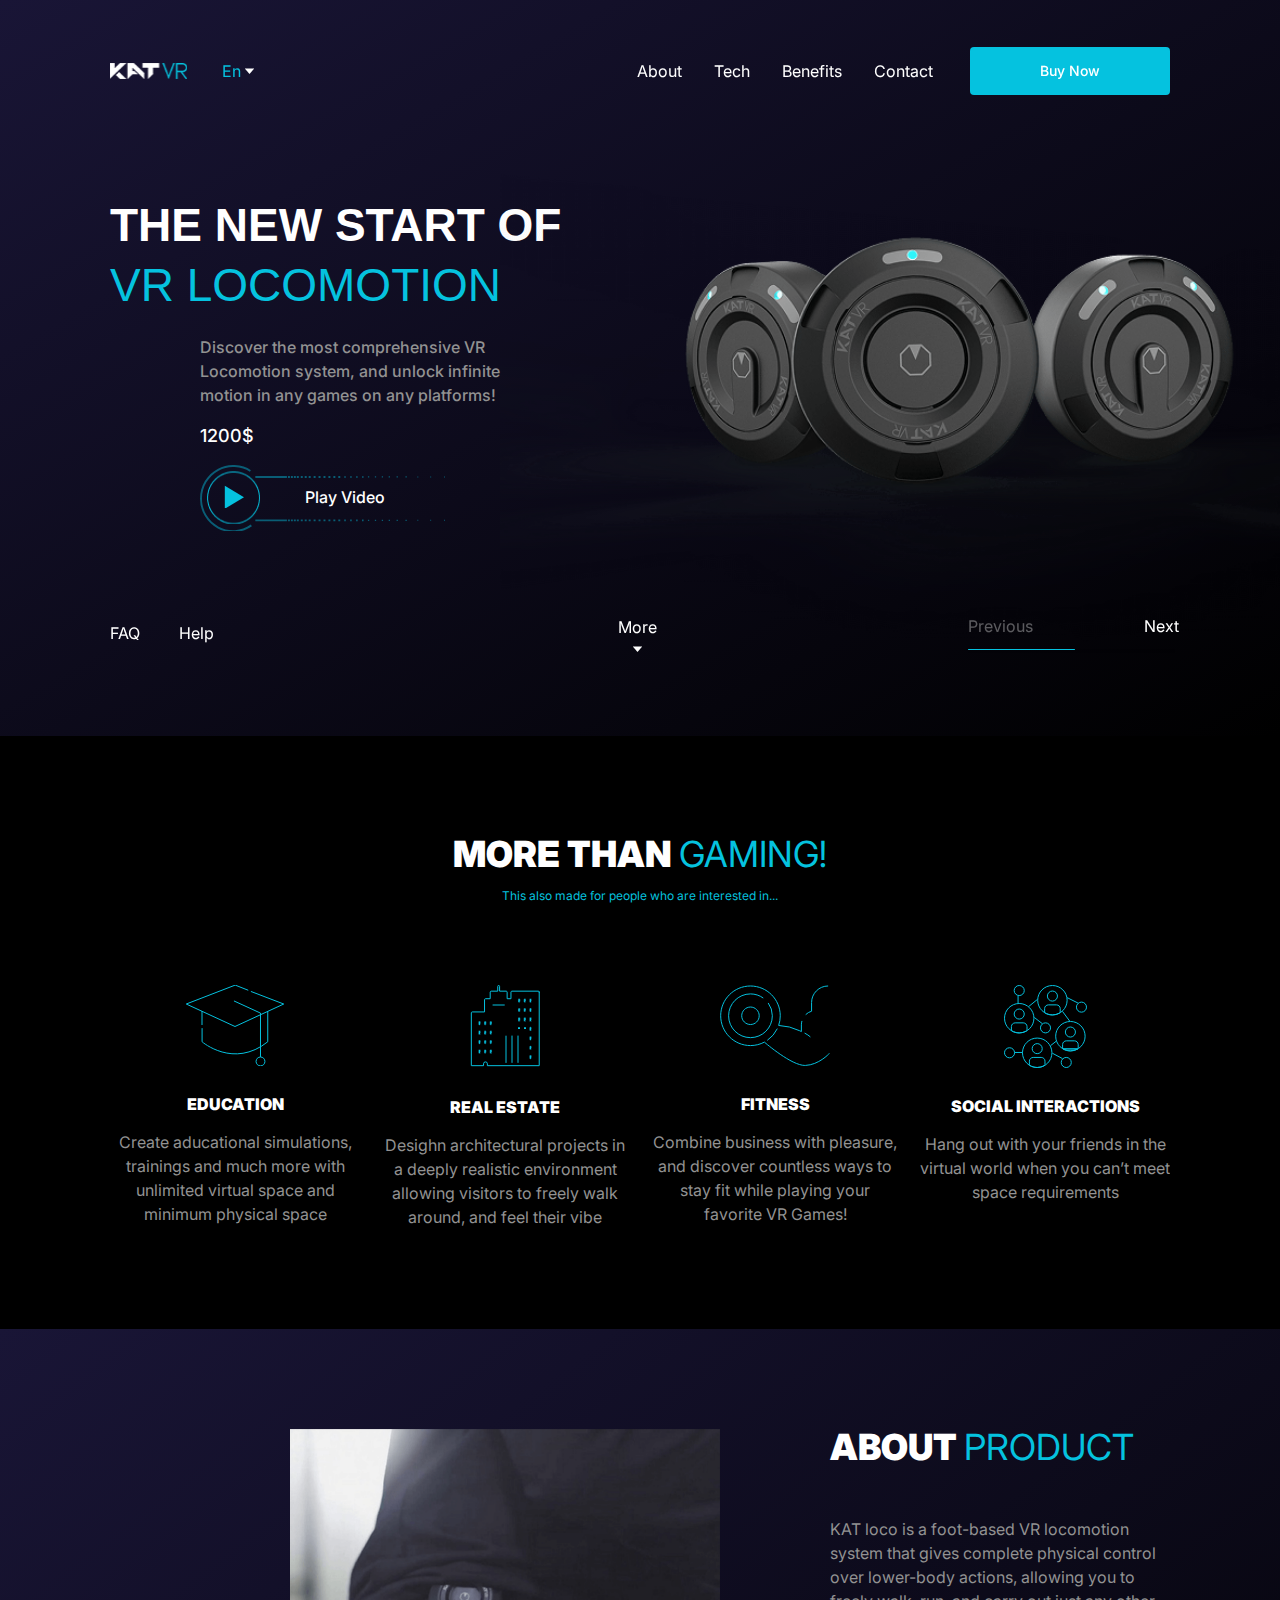
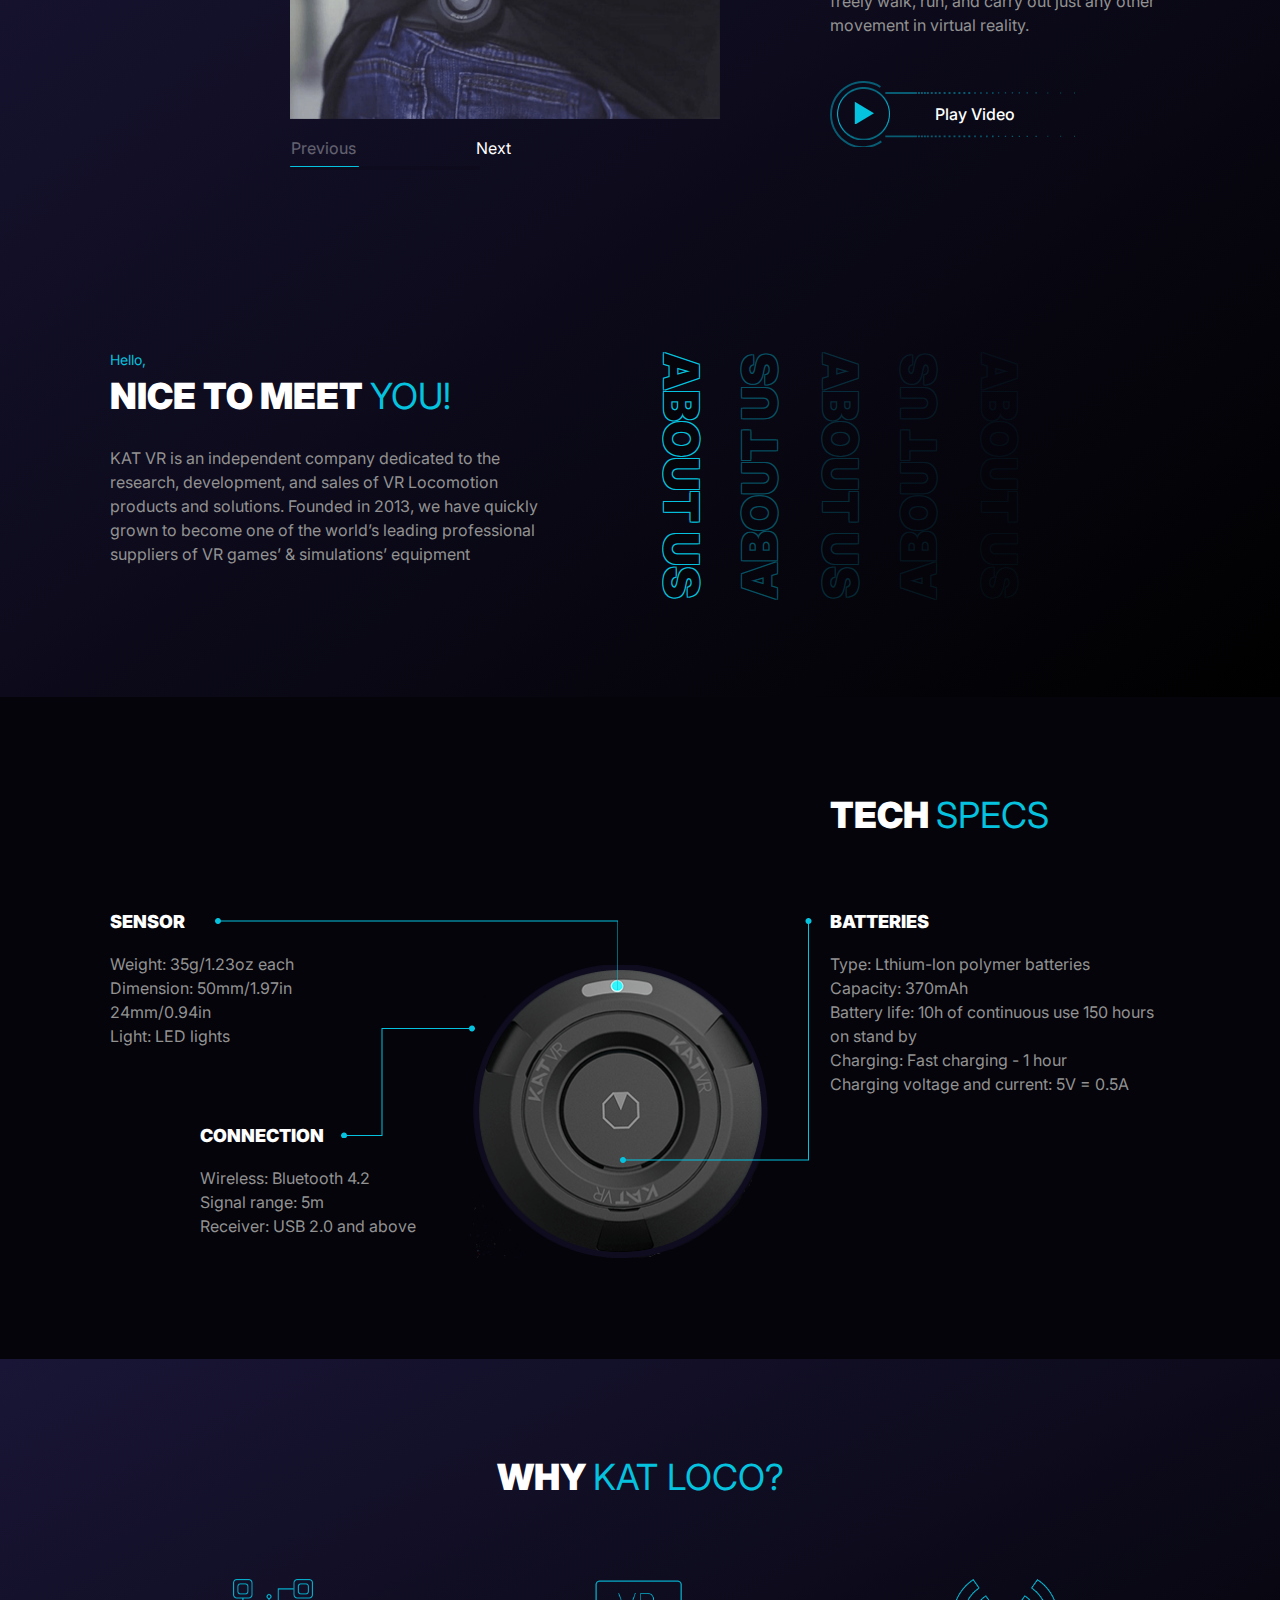
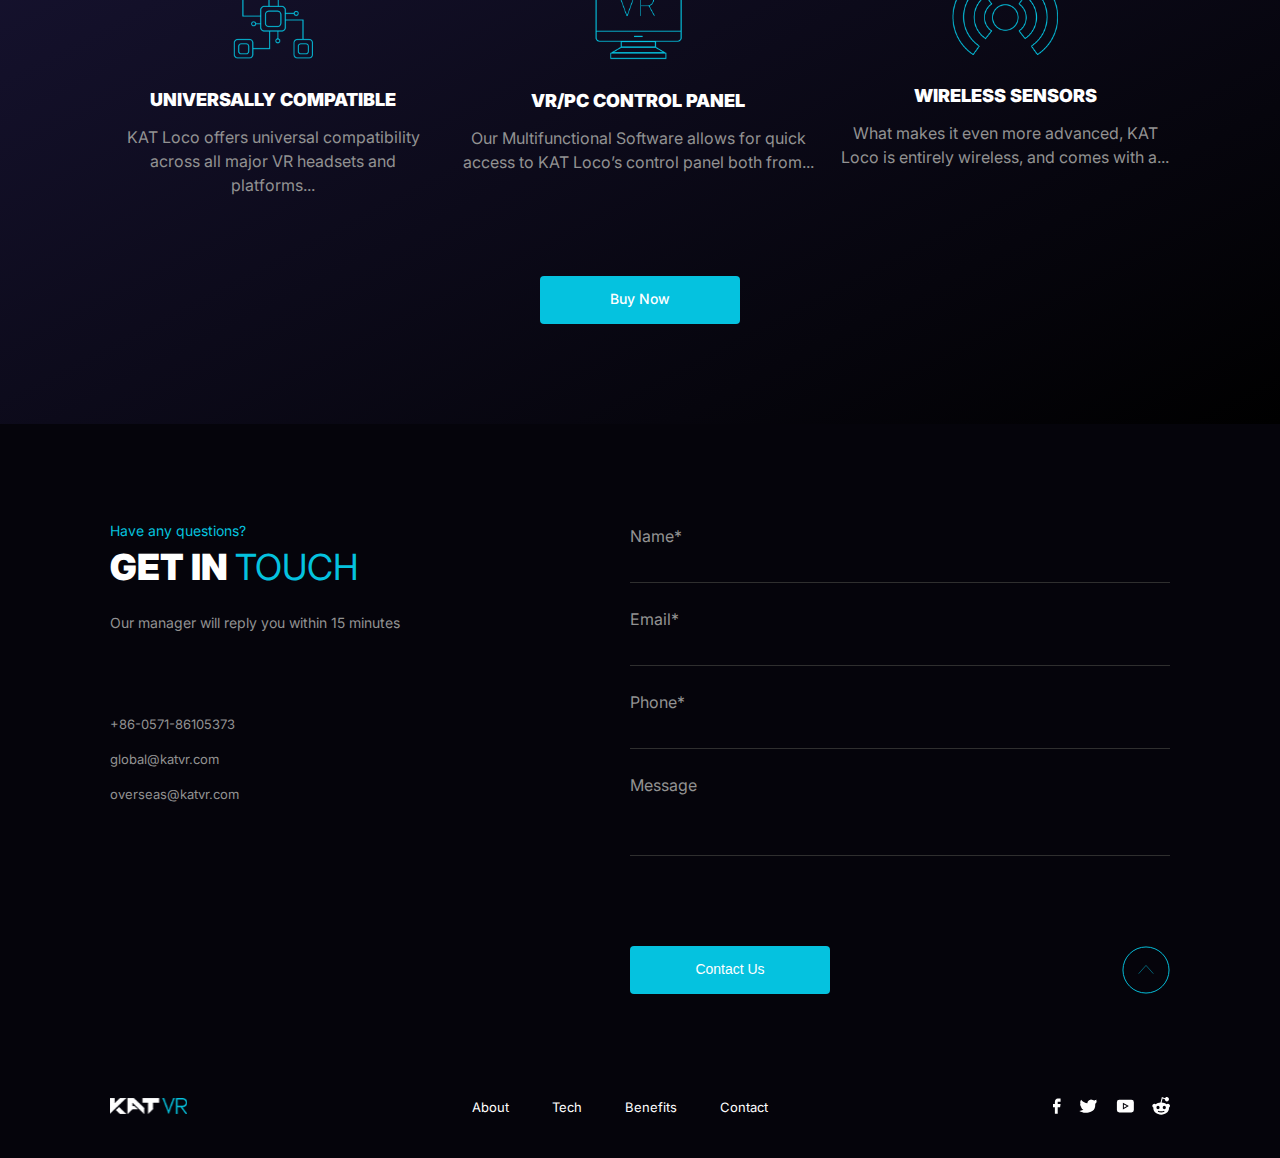
<file: index.html>
<!doctype html><html lang="en" class="page"><head><meta charset="utf-8"><meta name="viewport" content="width=device-width, initial-scale=1.0"><title>KatVR</title><link rel="icon" href="favicon.1daff6af.svg" type="image/x-icon"><link rel="preconnect" href="https://fonts.googleapis.com"><link rel="preconnect" href="https://fonts.gstatic.com"><link href="https://fonts.googleapis.com/css2?family=Inter:ital,opsz,wght@0,14..32,100..900;1,14..32,100..900&display=swap" rel="stylesheet"><link rel="stylesheet" href="index.b7c11161.css"><script src="index.cabb280d.js"></script><link rel="stylesheet" href="https://cdn.jsdelivr.net/npm/swiper@11/swiper-bundle.min.css"></head><body class="page__body"> <header class="header"> <div class="container"> <div class="header__content"> <div class="header__top-bar top-bar"> <div class="top-bar__left-side"> <a href="#" class="icon icon--logo"></a> <div class="top-bar__language-change"> <span>En</span> <a href="#language" class="icon icon--dropdown"></a> </div> </div> <div class="top-bar__right-side"> <nav class="top-bar__nav"> <ul class="top-bar__list"> <li class="top-bar__item"> <a href="#about" class="top-bar__link"> About </a> </li> <li class="top-bar__item"> <a href="#tech-specs" class="top-bar__link"> Tech </a> </li> <li class="top-bar__item"> <a href="#benefits" class="top-bar__link"> Benefits </a> </li> <li class="top-bar__item"> <a href="#contacts" class="top-bar__link"> Contact </a> </li> </ul> </nav> <a href="#buy-now" class="button button--fixed"> Buy Now </a> </div> <a href="#menu" class="icon icon--menu"></a> </div> <div class="header__photo"></div> <div class="mySwiper swiper swiper--header"> <div class="swiper-header-wrapper swiper-wrapper"> <div class="swiper-slide"> <img src="header-bg-tablet.28724863.png" alt="KatVR product" class="swiper-photo"> </div> <div class="swiper-slide"> <img src="swiper-2photo.df0ef629.png" alt="KatVR product" class="swiper-photo"> </div> </div> <div class="swiper-button swiper-button-next swiper-button-next--header"> Next </div> <div class="swiper-button swiper-button-prev swiper-button-prev--header"> Previous </div> <div class="swiper-scrollbar swiper-scrollbar--header"> <div class="swiper-scrollbar-drag swiper-scrollbar-drag--header"></div> </div> </div> <script src="https://cdn.jsdelivr.net/npm/swiper@11/swiper-bundle.min.js"></script> <script>new Swiper(".swiper",{scrollbar:{el:".swiper-scrollbar"},pagination:{el:".swiper-pagination",type:"fraction"},navigation:{nextEl:".swiper-button-next",prevEl:".swiper-button-prev"}});</script> <h1 class="header__title title"> THE NEW START OF <br> <span class="title-blue">VR LOCOMOTION</span> </h1> <p class="header__description"> Discover the most comprehensive VR Locomotion system, and unlock infinite motion in any games on any platforms! </p> <p class="header__price">1200$</p> <div class="header__play-video play-video play-video--header" id="video1"> <a href="#video1" class="icon icon--circle"></a> <a href="#video1" class="play-video__link"> Play Video </a> <iframe class="play-video__video play-video__video--header" src="https://www.youtube.com/embed/SvTbB19bvIw?si=l7gxztTxlRT-R5oJ" title="YouTube video player" allow="accelerometer; autoplay; clipboard-write; encrypted-media; gyroscope; picture-in-picture; web-share" referrerpolicy="strict-origin-when-cross-origin" allowfullscreen></iframe> </div> <div class="header__bottom"> <div class="header__bottom-left"> <a href="#faq" class="header__bottom-link"> FAQ </a> <a href="#help" class="header__bottom-link"> Help </a> </div> <div class="more"> <a href="#benefits" class="more__link"> More </a> <a href="#benefits" class="icon icon--dropdown"></a> </div> </div> </div> </div> </header> <aside class="menu page__menu" id="menu"> <div class="menu__content menu__content--nav"> <div class="top-bar top-bar--menu"> <a href="#" class="icon icon--close"></a> </div> <div class="nav"> <ul class="nav__list"> <li class="nav__item"> <a href="#about" class="nav__link"> About </a> </li> <li class="nav__item"> <a href="#tech" class="nav__link"> Tech </a> </li> <li class="nav__item"> <a href="#benefits" class="nav__link"> Benefits </a> </li> <li class="nav__item"> <a href="#contact" class="nav__link"> Contact </a> </li> <li class="nav__item"> <a href="#language" class="nav__link"> Language </a> </li> <li class="nav__item"> <a href="#faq" class="nav__link"> FAQ </a> </li> <li class="nav__item"> <a href="#help" class="nav__link"> Help </a> </li> </ul> </div> </div> </aside> <aside class="menu page__language" id="language"> <div class="menu__content menu__content--language"> <div class="top-bar top-bar--language top-bar--menu"> <a href="#" class="icon icon--back"></a> </div> <div class="nav"> <ul class="nav__list"> <li class="nav__item"> <a href="#" class="nav__link"> English </a> </li> <li class="nav__item"> <a href="#" class="nav__link"> Arabic </a> </li> <li class="nav__item"> <a href="#" class="nav__link"> Chinese (Simplified) </a> </li> <li class="nav__item"> <a href="#" class="nav__link"> Chinese (Traditional) </a> </li> <li class="nav__item"> <a href="#" class="nav__link"> French </a> </li> <li class="nav__item"> <a href="#" class="nav__link"> German </a> </li> <li class="nav__item"> <a href="#" class="nav__link"> Italian </a> </li> <li class="nav__item"> <a href="#" class="nav__link"> Polish </a> </li> <li class="nav__item"> <a href="#" class="nav__link"> Ukrainian </a> </li> </ul> </div> </div> </aside> <aside class="faq menu menu--auto-hight page__faq" id="faq"> <div class="menu__content"> <div class="top-bar top-bar--menu top-bar--smaller-padding"> <a href="#" class="icon icon--close"></a> </div> <div class="container container--aside"> <h2 class="title title--aside"> FREQUENTLY ASKED <br> <span class="title-blue">QUESTIONS</span> </h2> <div class="faq__blocks"> <details class="faq__block"> <summary class="faq__question"> What makes KAT loco different from other systems? </summary> <p class="faq__answer"> Despite being approached from many different angles, all traditional VR Locomotion systems including roomscale, teleportation, and free locomotion failed to provide an optimal solution capable of integrating high immersion with convenience. KAT loco does all of that without repeating their flaws. Our system offers a complete and versatile solution for an affordable price what makes it a perfect choice for home-use. It is also 100% user friendly, wireless, universally compatible, and more! It even offers decoupled head and body directions! </p> <p class="faq__date"> Last updated: Wed, June 12 2019 7:07 PM UTC +03:00 </p> </details> <details class="faq__block"> <summary class="faq__question"> Will it decrease my motion sickness? </summary> <p class="faq__answer"> Yes, KAT loco has been designed with motion sickness reduction in mind. By offering decoupled head and body directions, it helps to minimize motion sickness commonly associated with traditional VR locomotion systems. Additionally, its user-friendly and versatile design enhances comfort and immersion, further contributing to a smoother VR experience with reduced motion sickness. Yes, KAT loco has been designed with motion sickness reduction in mind. By offering decoupled head and body directions, it helps to minimize motion sickness commonly associated with traditional VR locomotion systems. Additionally, its user-friendly and versatile design enhances comfort and immersion, further contributing to a smoother VR experience with reduced motion sickness. </p> <p class="faq__date"> Last updated: Thu, June 10 2024 10:30 AM UTC +03:00 </p> </details> <details class="faq__block"> <summary class="faq__question"> Which VR headsets is it compatible with? </summary> <p class="faq__answer"> KAT loco is compatible with a wide range of VR headsets, ensuring versatility and convenience for users. Whether you're using popular models like Oculus Rift, HTC Vive, or others, KAT loco seamlessly integrates with them, offering a universal compatibility that enhances your VR experience across various platforms. </p> <p class="faq__date"> Last updated: Fri, June 10 2024 3:45 PM UTC +03:00 </p> </details> <details class="faq__block"> <summary class="faq__question"> Is it compatible with Oculus Quest? </summary> <p class="faq__answer"> Yes, absolutely! KAT loco is fully compatible with Oculus Quest, ensuring that users can enjoy an enhanced VR experience on this popular headset. With its universal compatibility, KAT loco seamlessly integrates with Oculus Quest, providing users with a versatile and immersive locomotion solution. </p> <p class="faq__date"> Last updated: Sun, March 10 2023 9:15 AM UTC +03:00 </p> </details> </div> <div class="more more--display-none-mobile"> <a href="#more" class="more__link"> More </a> <a href="#more" class="icon icon--dropdown"></a> </div> </div> </div> </aside> <aside class="help menu menu--auto-hight page__help" id="help"> <div class="top-bar top-bar--menu top-bar--smaller-padding"> <a href="#" class="icon icon--close"></a> </div> <div class="container container--aside"> <div class="help__content"> <h2 class="help__title title title--aside"> HOW CAN WE <span class="title-blue">HELP</span> YOU? </h2> <p class="help__description"> Welcome to our help center. Our goal is to make the process of getting acquainted and purchase as easy and pleasant as possible. Need help with your KAT VR loco product? Many product questions can be resolved by reviewing our Product Support <a href="#faq" class="help__link"> FAQs </a> . <br> <br> Please also feel free to <a href="#contacts" class="help__link"> Contact Us </a> directly should you need anything further. We’re happy to help. </p> <nav class="help__navigation"> <ul class="help__list"> <li class="help__item"> <a href="#" class="help__link"> Instruction manual </a> </li> <li class="help__item"> <a href="#" class="help__link"> Where to go for a warranty </a> </li> <li class="help__item"> <a href="#" class="help__link"> Service Policy </a> </li> </ul> </nav> <div class="contacts help__contacts"> <ul class="contacts__list"> <li class="contacts__item"> <a href="tel:+86-0571-86105373" class="contacts__link"> +86-0571-86105373 </a> </li> <li class="contacts__item"> <a href="mailto:global@katvr.com" class="contacts__link"> global@katvr.com </a> </li> <li class="contacts__item"> <a href="mailto:overseas@katvr.com" class="contacts__link"> overseas@katvr.com </a> </li> </ul> </div> </div> </div> </aside> <aside class="menu menu--auto-hight page__place-order place-order" id="buy-now"> <div class="buy-now"> <div class="buy-now__top-bar top-bar"> <a href="#" class="icon icon--logo"></a> <a href="#" class="icon icon--close icon--close-place-order"></a> </div> <nav class="buy-now__menu"> <a href="#buy-now" class="buy-now__menu-link buy-now__menu-link--order buy-now__place-order"> Place Order </a> <a href="#pay" class="buy-now__menu-link buy-now__menu-link--pay buy-now__pay"> Pay </a> <a href="#complete" class="buy-now__complete buy-now__menu-link buy-now__menu-link--complete"> Complete </a> </nav> </div> <div class="container"> <div class="place-order__content"> <div class="place-order__photo"></div> <div class="total"> <div class="total__quantity"> <p class="total__title">Quantity</p> <form class="form total__quantity-form"> <div class="form__element"> <select name="quantity" class="form__quantity form__select" required id="quantity-place-order" form="form-place-order"> <option selected disabled></option> <option value="1" class="form__option"> 1 </option> <option value="2" class="form__option"> 2 </option> <option value="3" class="form__option"> 3 </option> <option value="4" class="form__option"> 4 </option> <option value="5" class="form__option"> 5 </option> <option value="6" class="form__option"> 6 </option> <option value="7" class="form__option"> 7 </option> <option value="8" class="form__option"> 8 </option> <option value="9" class="form__option"> 9 </option> <option value="10" class="form__option"> 10 </option> <option value="11" class="form__option"> 11 </option> <option value="12" class="form__option"> 12 </option> </select> </div> </form> </div> <div class="total__price"> <p class="total__title">Price</p> <p class="total__price-amount">1200$</p> </div> </div> <form class="form form--buy-now" id="form-place-order" action="#pay"> <div class="form__element" form="form-pay"> <label for="first-name" class="form__label"> First Name* </label> <input type="text" name="first name" class="form__input" required id="first-name"> </div> <div class="form__element" form="form-pay"> <label for="last-name" class="form__label"> Last Name* </label> <input type="text" name="last name" class="form__input" required id="last-name"> </div> <div class="form__element" form="form-pay"> <label for="email" class="form__label"> Email* </label> <input type="email" name="email" class="form__input" required id="email"> </div> <div class="form__element" form="form-pay"> <label for="phone-number" class="form__label"> Phone Number* </label> <input type="number" name="phone-number" class="form__input" required id="phone-number"> </div> <div class="form__element form__element--select" form="form-pay"> <label for="country" class="form__label"> Country* </label> <select id="country" name="country" class="form__select" required> <option disabled selected></option> <option value="UA" class="form__option"> Ukraine </option> <option value="US" class="form__option"> United States </option> <option value="GB" class="form__option"> United Kingdom </option> <option value="CA" class="form__option"> Canada </option> <option value="AU" class="form__option"> Australia </option> <option value="DE" class="form__option"> Germany </option> <option value="FR" class="form__option"> France </option> </select> </div> <div class="form__element form__element--select" form="form-pay"> <label for="city" class="form__label"> City* </label> <select id="city" name="city" class="form__select" required> <option disabled selected></option> <option value="lviv">Lviv</option> <option value="nyc">New York</option> <option value="ldn">London</option> <option value="par">Paris</option> <option value="tor">Toronto</option> <option value="syd">Sydney</option> <option value="tok">Tokyo</option> </select> </div> <div class="form__element" form="form-pay"> <label for="address1" class="form__label"> Shipping Adress* </label> <input type="text" name="address1" class="form__input" required id="address1"> </div> <div class="form__element" form="form-pay"> <label for="address2" class="form__label"> Shipping Adress 2 </label> <input type="text" name="address2" class="form__input" id="address2"> </div> <a class="button button--buy-now" id="go-to-pay"> Purchase </a> <script>document.getElementById(".form-pay").addEventListener("submit",function(e){e.preventDefault(),document.getElementById("pay").scrollIntoView({behavior:"smooth"}),fetch("/submit-url",{method:"POST",body:new FormData(this)}).then(function(e){e.ok&&console.log("Форма успішно відправлена")})});</script> <script>document.getElementById("go-to-pay").addEventListener("click",function(e){var t=document.getElementById("form-place-order");t.checkValidity()?window.location.href="#pay":t.reportValidity(),e.preventDefault()});</script> </form> </div> </div> </aside> <aside class="menu menu--auto-hight page__pay pay" id="pay"> <div class="buy-now"> <div class="buy-now__top-bar top-bar"> <a href="#" class="icon icon--logo"></a> <a href="#" class="icon icon--close icon--close-place-order"></a> </div> <nav class="buy-now__menu"> <a href="#buy-now" class="buy-now__menu-link buy-now__menu-link--order buy-now__place-order"> Place Order </a> <a href="#pay" class="buy-now__menu-link buy-now__menu-link--pay buy-now__pay"> Pay </a> <a href="#complete" class="buy-now__complete buy-now__menu-link"> Complete </a> </nav> </div> <div class="container"> <div class="pay__content"> <div class="pay__photo"></div> <div class="total total--pay"> <div class="total__quantity"> <p class="total__title">Quantity</p> <form class="form total__quantity-form"> <input type="hidden" name="quantity" id="hidden-quantity-pay"> <div class="form__element"> <select name="quantity" class="form__quantity form__select" required id="quantity-pay" form="form-pay"> <option value="1">1</option> <option value="2">2</option> <option value="3">3</option> <option value="4">4</option> <option value="5">5</option> <option value="6">6</option> <option value="7">7</option> <option value="8">8</option> <option value="9">9</option> <option value="10">10</option> <option value="11">11</option> <option value="12">12</option> </select> </div> </form> <script>var e=document.getElementById("quantity-pay"),n=document.getElementById("quantity-place-order");e.addEventListener("change",function(){n.value=e.value}),n.addEventListener("change",function(){e.value=n.value}),e&&n&&(e.addEventListener("change",function(){n.value=e.value}),n.addEventListener("change",function(){e.value=n.value}));</script> </div> <div class="total__price"> <p class="total__title">Price</p> <p class="total__price-amount">1200$</p> </div> </div> <form action="#complete" class="form form--buy-now form--pay" id="form-pay"> <div class="form__element form__element--card"> <label for="card-number" class="form__label form__label--pay"> Card Number* </label> <div class="form__card-number"> <input type="text" minlength="4" maxlength="4" inputmode="numeric" pattern="\d{4}" id="card-number" class="form__input form__input--card" placeholder="0000" required> <input type="text" minlength="4" maxlength="4" inputmode="numeric" pattern="\d{4}" class="form__input form__input--card" placeholder="0000" required> <input type="text" minlength="4" maxlength="4" inputmode="numeric" pattern="\d{4}" class="form__input form__input--card" placeholder="0000" required> <input type="text" minlength="4" maxlength="4" inputmode="numeric" pattern="\d{4}" class="form__input form__input--card" placeholder="0000" required> <icon class="icon icon--visa"></icon> </div> </div> <script>var e=document.querySelectorAll(".form__input--card");e.forEach(function(n,t){n.addEventListener("input",function(){n.value=n.value.replace(/\D/g,""),4===n.value.length&&t<e.length-1&&e[t+1].focus()})});</script> <div class="form__element form__element--card"> <label for="card-name" class="form__label"> Card Holder Name* </label> <input type="text" name="name" required class="form__input form__input--card-name" id="card-name"> </div> <div class="form__element form__element--card form__element--exp-date"> <label for="expiry" class="form__label"> Expiration Date* </label> <input type="text" name="expiration date" required class="form__input form__input--card form__input--expiration-date" placeholder="MM/YY" id="expiry" inputmode="numeric"> </div> <script>var e=document.getElementById("expiry");e.addEventListener("input",function(t){var n=t.target.value.replace(/[^\d]/g,""),l=e.selectionStart;n.length>4&&(n=n.slice(0,4)),n.length>2&&(n=n.slice(0,2)+"/"+n.slice(2)),e.value=n,3!==l||n.includes("/")||e.setSelectionRange(4,4)});</script> <div class="form__card-cvv form__element form__element--card"> <label for="cvv" class="form__label"> CVV* </label> <input type="text" name="cvv" placeholder="000" required maxlength="3" pattern="\d{3}" class="form__input form__input--card form__input--cvv" inputmode="numeric" id="cvv"> </div> <script>document.getElementById("cvv").addEventListener("input",function(e){e.target.value=e.target.value.replace(/\D/g,"")});</script> <input type="submit" value="Purchase" class="button button--buy-now button--pay"> </form> </div> </div> </aside> <aside class="complete menu menu--auto-hight page__complete" id="complete"> <div class="buy-now"> <div class="buy-now__top-bar top-bar"> <a href="#" class="icon icon--logo"></a> <a href="#" class="icon icon--close icon--close-place-order"></a> </div> <nav class="buy-now__menu"> <a href="#buy-now" class="buy-now__menu-link buy-now__menu-link--order buy-now__place-order"> Place Order </a> <a href="#pay" class="buy-now__menu-link buy-now__menu-link--pay buy-now__pay"> Pay </a> <a href="#complete" class="buy-now__complete buy-now__menu-link buy-now__menu-link--complete"> Complete </a> </nav> </div> <div class="container"> <div class="complete__content"> <h2 class="complete__title title title--complete"> Thank you for <span class="title-blue">your</span> order! </h2> <p class="complete__description"> Your order has been placed and is being processed. You will recive an email with the order details </p> <a href="#" class="button button--complete complete__button"> Back to homepage </a> </div> </div> </aside> <main class="main page__main"> <div class="main__content"> <section class="more-than-gaming" id="benefits"> <div class="container"> <div class="more-than-gaming__content"> <h2 class="more-than-gaming__title title title--section"> MORE THAN <span class="title-blue">GAMING!</span> </h2> <p class="more-than-gaming__title-description"> This also made for people who are interested in... </p> <div class="more-than-gaming__features"> <div class="more-than-gaming__feature"> <a href="#" class="icon icon--education more-than-gaming__photo"></a> <p class="more-than-gaming__feature-title">EDUCATION</p> <p class="more-than-gaming__feature-description"> Create aducational simulations, trainings and much more with unlimited virtual space and minimum physical space </p> </div> <div class="more-than-gaming__feature"> <a href="#" class="icon icon--real-estate more-than-gaming__photo"></a> <p class="more-than-gaming__feature-title">REAL ESTATE</p> <p class="more-than-gaming__feature-description"> Desighn architectural projects in a deeply realistic environment allowing visitors to freely walk around, and feel their vibe </p> </div> <div class="more-than-gaming__feature"> <a href="#" class="icon icon--fitness more-than-gaming__photo"></a> <p class="more-than-gaming__feature-title">FITNESS</p> <p class="more-than-gaming__feature-description"> Combine business with pleasure, and discover countless ways to stay fit while playing your favorite VR Games! </p> </div> <div class="more-than-gaming__feature"> <a href="#" class="icon icon--socials more-than-gaming__photo"></a> <p class="more-than-gaming__feature-title"> SOCIAL INTERACTIONS </p> <p class="more-than-gaming__feature-description"> Hang out with your friends in the virtual world when you can’t meet space requirements </p> </div> </div> </div> </div> </section> <div class="main__linear-bg"> <section class="about-product" id="about"> <div class="container"> <div class="about-product__content"> <h2 class="about-product__title title title--section"> ABOUT <span class="title-blue">PRODUCT</span> </h2> <div class="about-product__swiper mySwiper swiper swiper--mobile swiper--product"> <div class="swiper-product-wrapper swiper-wrapper"> <div class="swiper-slide"> <img src="product-swiper-photo1.19a5b2ff.png" alt="KatVR product" class="swiper-photo"> </div> <div class="swiper-slide"> <img src="product-swiper-photo1.19a5b2ff.png" alt="KatVR product" class="swiper-photo"> </div> <div class="swiper-slide"> <img src="product-swiper-photo1.19a5b2ff.png" alt="KatVR product" class="swiper-photo"> </div> <div class="swiper-slide"> <img src="product-swiper-photo1.19a5b2ff.png" alt="KatVR product" class="swiper-photo"> </div> <div class="swiper-slide"> <img src="product-swiper-photo1.19a5b2ff.png" alt="KatVR product" class="swiper-photo"> </div> </div> <div class="swiper-pagination"></div> </div> <script src="https://cdn.jsdelivr.net/npm/swiper@11/swiper-bundle.min.js"></script> <script>new Swiper(".mySwiper",{pagination:{el:".swiper-pagination"}});</script> <div class="about-product__swiper mySwiper-fraction swiper swiper--desktop swiper--product"> <div class="swiper-product-wrapper swiper-wrapper"> <div class="swiper-slide"> <img src="product-swiper-photo1.19a5b2ff.png" alt="KatVR product" class="swiper-photo"> </div> <div class="swiper-slide"> <img src="product-swiper-photo1.19a5b2ff.png" alt="KatVR product" class="swiper-photo"> </div> <div class="swiper-slide"> <img src="product-swiper-photo1.19a5b2ff.png" alt="KatVR product" class="swiper-photo"> </div> <div class="swiper-slide"> <img src="product-swiper-photo1.19a5b2ff.png" alt="KatVR product" class="swiper-photo"> </div> <div class="swiper-slide"> <img src="product-swiper-photo1.19a5b2ff.png" alt="KatVR product" class="swiper-photo"> </div> </div> <div class="swiper-button swiper-button-next">Next</div> <div class="swiper-button swiper-button-prev">Previous</div> <div class="swiper-scrollbar"></div> </div> <script src="https://cdn.jsdelivr.net/npm/swiper@11/swiper-bundle.min.js"></script> <script>new Swiper(".mySwiper-fraction",{pagination:{el:".swiper-pagination-fraction",type:"fraction"},navigation:{nextEl:".swiper-button-next",prevEl:".swiper-button-prev"},scrollbar:{el:".swiper-scrollbar"}});</script> <p class="about-product__description"> KAT loco is a foot-based VR locomotion system that gives complete physical control over lower-body actions, allowing you to freely walk, run, and carry out just any other movement in virtual reality. </p> <div class="about-product__play-video play-video play-video--about-product" id="video2"> <a href="#video2" class="icon icon--circle"></a> <a href="#video2" class="play-video__link"> Play Video </a> <iframe class="play-video__video play-video__video--about-product" src="https://www.youtube.com/embed/SvTbB19bvIw?si=l7gxztTxlRT-R5oJ" title="YouTube video player" allow="accelerometer; autoplay; clipboard-write; encrypted-media; gyroscope; picture-in-picture; web-share" referrerpolicy="strict-origin-when-cross-origin" allowfullscreen></iframe> </div> </div> </div> </section> <section class="about-us"> <div class="container"> <div class="about-us__content"> <h2 class="about-us__title title title--section"> <span class="title-blue title-blue--small">Hello,</span> NICE TO MEET <span class="title-blue">YOU!</span> </h2> <p class="about-us__description"> KAT VR is an independent company dedicated to the research, development, and sales of VR Locomotion products and solutions. Founded in 2013, we have quickly grown to become one of the world’s leading professional suppliers of VR games’ & simulations’ equipment </p> <div class="about-us__prints"> <div class="about-us__print about-us__print--opacity100"> About us </div> <div class="about-us__print about-us__print--opacity50"> About us </div> <div class="about-us__print about-us__print--opacity20"> About us </div> <div class="about-us__print about-us__print--opacity5"> About us </div> <div class="about-us__print about-us__print--opacity1"> About us </div> </div> </div> </div> </section> </div> <section class="tech-specs" id="tech-specs"> <div class="container"> <div class="tech-specs__content"> <h2 class="tech-specs__title title title--section"> TECH <span class="title-blue">SPECS</span> </h2> <div class="tech-specs__features"> <img src="tech-specs-photo.505f712f.png" alt="KatVR product" class="tech-specs__photo"> <a href="#sensor" class="icon icon--info icon--info-top tech-specs__info-icon"></a> <a href="#connection" class="icon icon--info icon--info-center tech-specs__info-icon"></a> <a href="#batteries" class="icon icon--info icon--info-bottom tech-specs__info-icon"></a> <a href="#tech-specs" class="icon icon--info icon--info-close icon--info-top tech-specs__info-icon tech-specs__info-icon--close-top"></a> <a href="#tech-specs" class="icon icon--info icon--info-center icon--info-close tech-specs__info-icon tech-specs__info-icon--close-center"></a> <a href="#tech-specs" class="icon icon--info icon--info-bottom icon--info-close tech-specs__info-icon tech-specs__info-icon--close-bottom"></a> <div class="tech-specs__feature tech-specs__feature--display-none-mobile tech-specs__feature--sensor" id="sensor"> <p class="tech-specs__feature-title">SENSOR</p> <p class="tech-specs__feature-description"> Weight: 35g/1.23oz each <br> Dimension: 50mm/1.97in <br> 24mm/0.94in <br> Light: LED lights <br> </p> </div> <div class="tech-specs__feature tech-specs__feature--connection tech-specs__feature--display-none-mobile" id="connection"> <p class="tech-specs__feature-title">CONNECTION</p> <p class="tech-specs__feature-description"> Wireless: Bluetooth 4.2 <br> Signal range: 5m <br> Receiver: USB 2.0 and above <br> </p> </div> <div class="tech-specs__feature tech-specs__feature--batteries tech-specs__feature--display-none-mobile" id="batteries"> <p class="tech-specs__feature-title">BATTERIES</p> <p class="tech-specs__feature-description"> Type: Lthium-lon polymer batteries <br> Capacity: 370mAh <br> Battery life: 10h of continuous use 150 hours on stand by <br> Charging: Fast charging - 1 hour <br> Charging voltage and current: 5V = 0.5A <br> </p> </div> </div> </div> </div> </section> <section class="why-kat-loco"> <div class="container"> <div class="why-kat-loco__content"> <h2 class="title title--section why-kat-loco__title"> WHY <span class="title-blue">KAT LOCO?</span> </h2> <div class="why-kat-loco__features"> <div class="why-kat-loco__feature"> <a href="#" class="icon icon--compatibility why-kat-loco__icon"></a> <h3 class="why-kat-loco__feature-title"> UNIVERSALLY COMPATIBLE </h3> <p class="why-kat-loco__description"> KAT Loco offers universal compatibility across all major VR headsets and platforms... </p> </div> <div class="why-kat-loco__feature"> <a href="#" class="icon icon--vr-control why-kat-loco__icon"></a> <h3 class="why-kat-loco__feature-title"> VR/PC CONTROL PANEL </h3> <p class="why-kat-loco__description"> Our Multifunctional Software allows for quick access to KAT Loco’s control panel both from... </p> </div> <div class="why-kat-loco__feature"> <a href="#" class="icon icon--sensors why-kat-loco__icon"></a> <h3 class="why-kat-loco__feature-title">WIRELESS SENSORS</h3> <p class="why-kat-loco__description"> What makes it even more advanced, KAT Loco is entirely wireless, and comes with a... </p> </div> </div> <a href="#" class="button button--why-kat-loco"> Buy Now </a> </div> </div> </section> </div> </main> <footer class="footer"> <div class="container"> <div class="footer__content"> <h2 class="footer__title title title--section"> <span class="title-blue title-blue--small"> Have any questions? </span> GET IN <span class="title-blue">TOUCH</span> </h2> <form class="footer__form form"> <div class="form__element"> <label for="name">Name*</label> <input type="text" name="text" class="form__input" id="name" required> </div> <div class="form__element"> <label for="Email">Email*</label> <input type="email" name="email" class="form__input" id="Email" required> </div> <div class="form__element"> <label for="phone">Phone*</label> <input type="phone" name="phone" class="form__input" id="phone" required> </div> <div class="form__element"> <label for="message">Message</label> <textarea name="message" class="form__input form__input--message" required id="message"></textarea> </div> <input type="submit" value="Contact Us" class="button button--footer"> <a href="#" class="icon icon--arrow-up"></a> </form> <p class="footer__reply"> Our manager will reply you within 15 minutes </p> <a href="#" class="footer__logo icon icon--logo"></a> <nav class="footer__nav"> <ul class="footer__list"> <li class="footer__item"> <a href="#about" class="footer__link"> About </a> </li> <li class="footer__item"> <a href="#tech-specs" class="footer__link"> Tech </a> </li> <li class="footer__item"> <a href="#benefits" class="footer__link"> Benefits </a> </li> <li class="footer__item"> <a href="#contact" class="footer__link"> Contact </a> </li> </ul> </nav> <div class="contacts footer__contacts" id="contacts"> <ul class="contacts__list contacts__list--footer"> <li class="contacts__item"> <a href="tel:+86-0571-86105373" class="contacts__link contacts__link--footer"> +86-0571-86105373 </a> </li> <li class="contacts__item"> <a href="mailto:global@katvr.com" class="contacts__link contacts__link--footer"> global@katvr.com </a> </li> <li class="contacts__item"> <a href="mailto:overseas@katvr.com" class="contacts__link contacts__link--footer"> overseas@katvr.com </a> </li> </ul> </div> <div class="footer__socials"> <a target="_blank" href="https://www.facebook.com/katvr.global/" class="icon icon--facebook"></a> <a target="_blank" href="https://x.com/katvrwalk" class="icon icon--twitter"></a> <a target="_blank" href="https://www.youtube.com/c/KATVR" class="icon icon--youtube"></a> <a target="_blank" href="https://discord.com/invite/kat-vr-community-785305088465567824" class="icon icon--discord"></a> </div> </div> </div> </footer> </body></html>
</file>
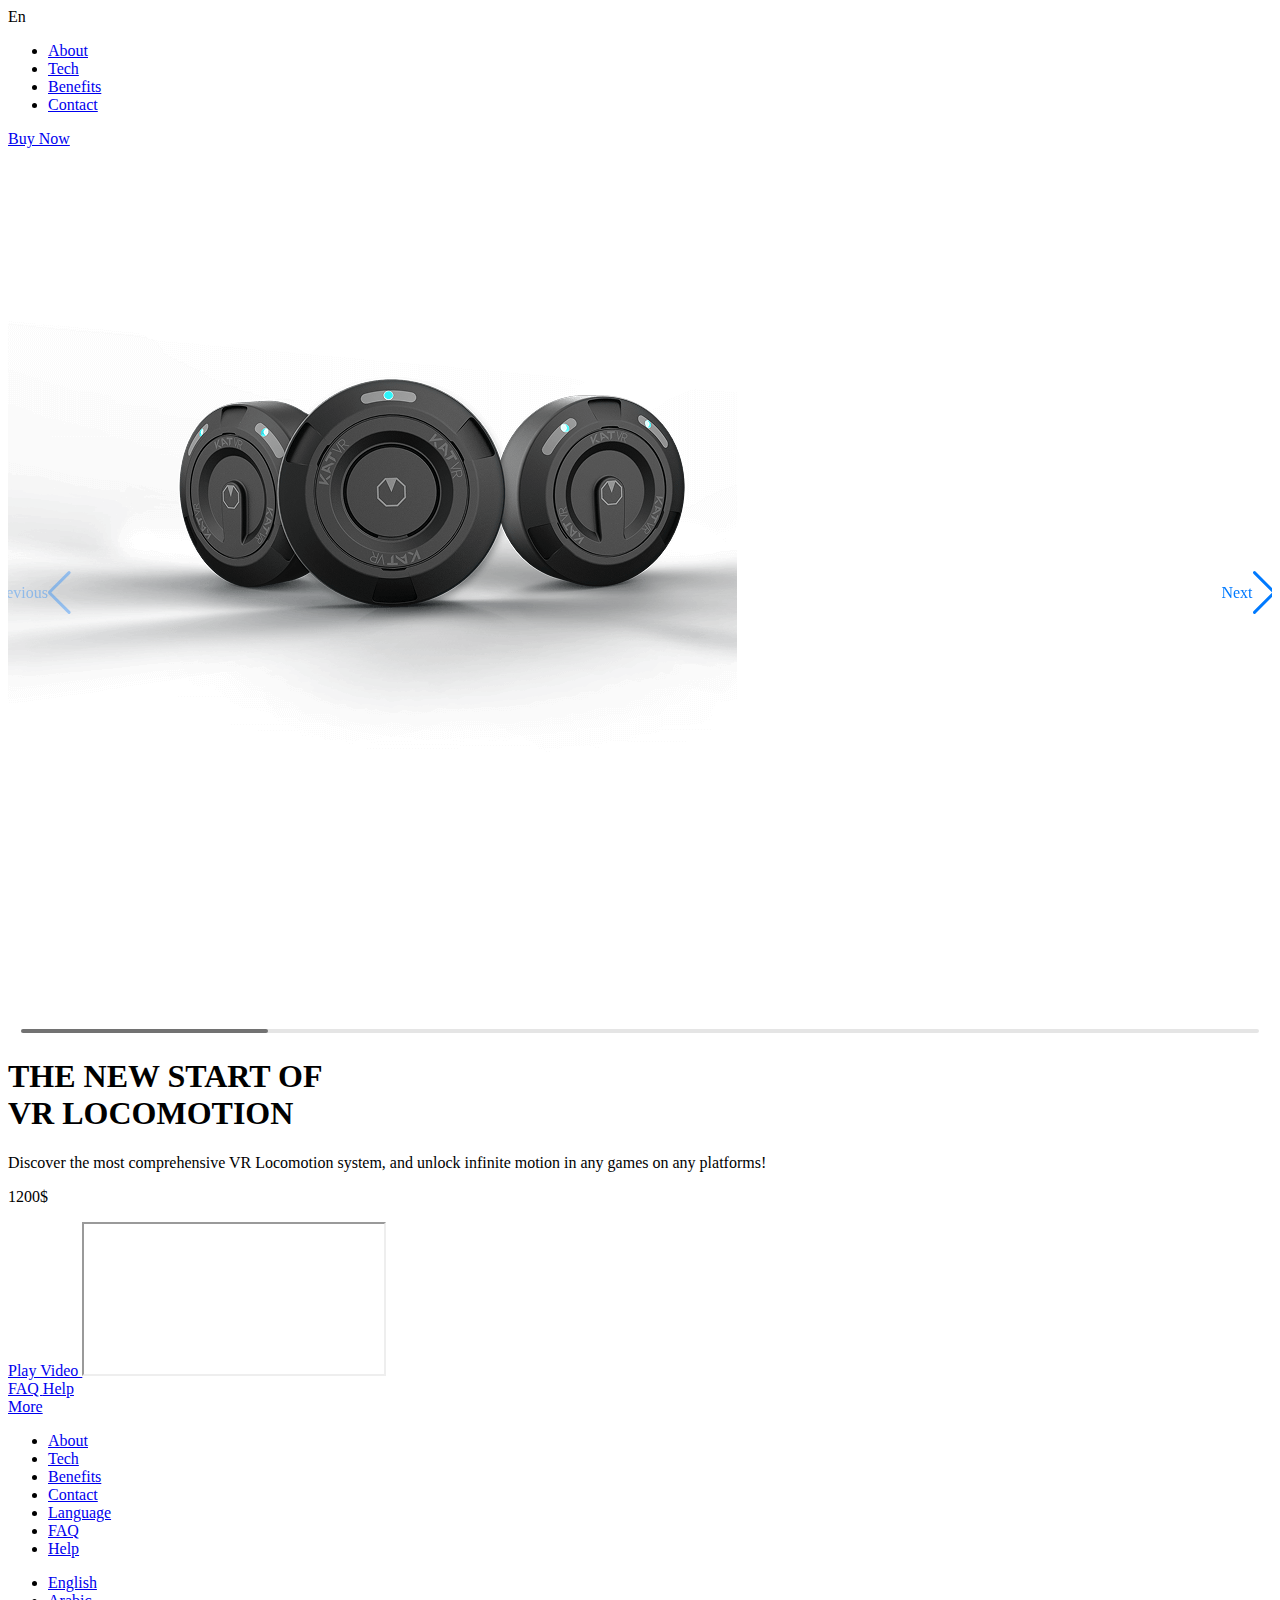
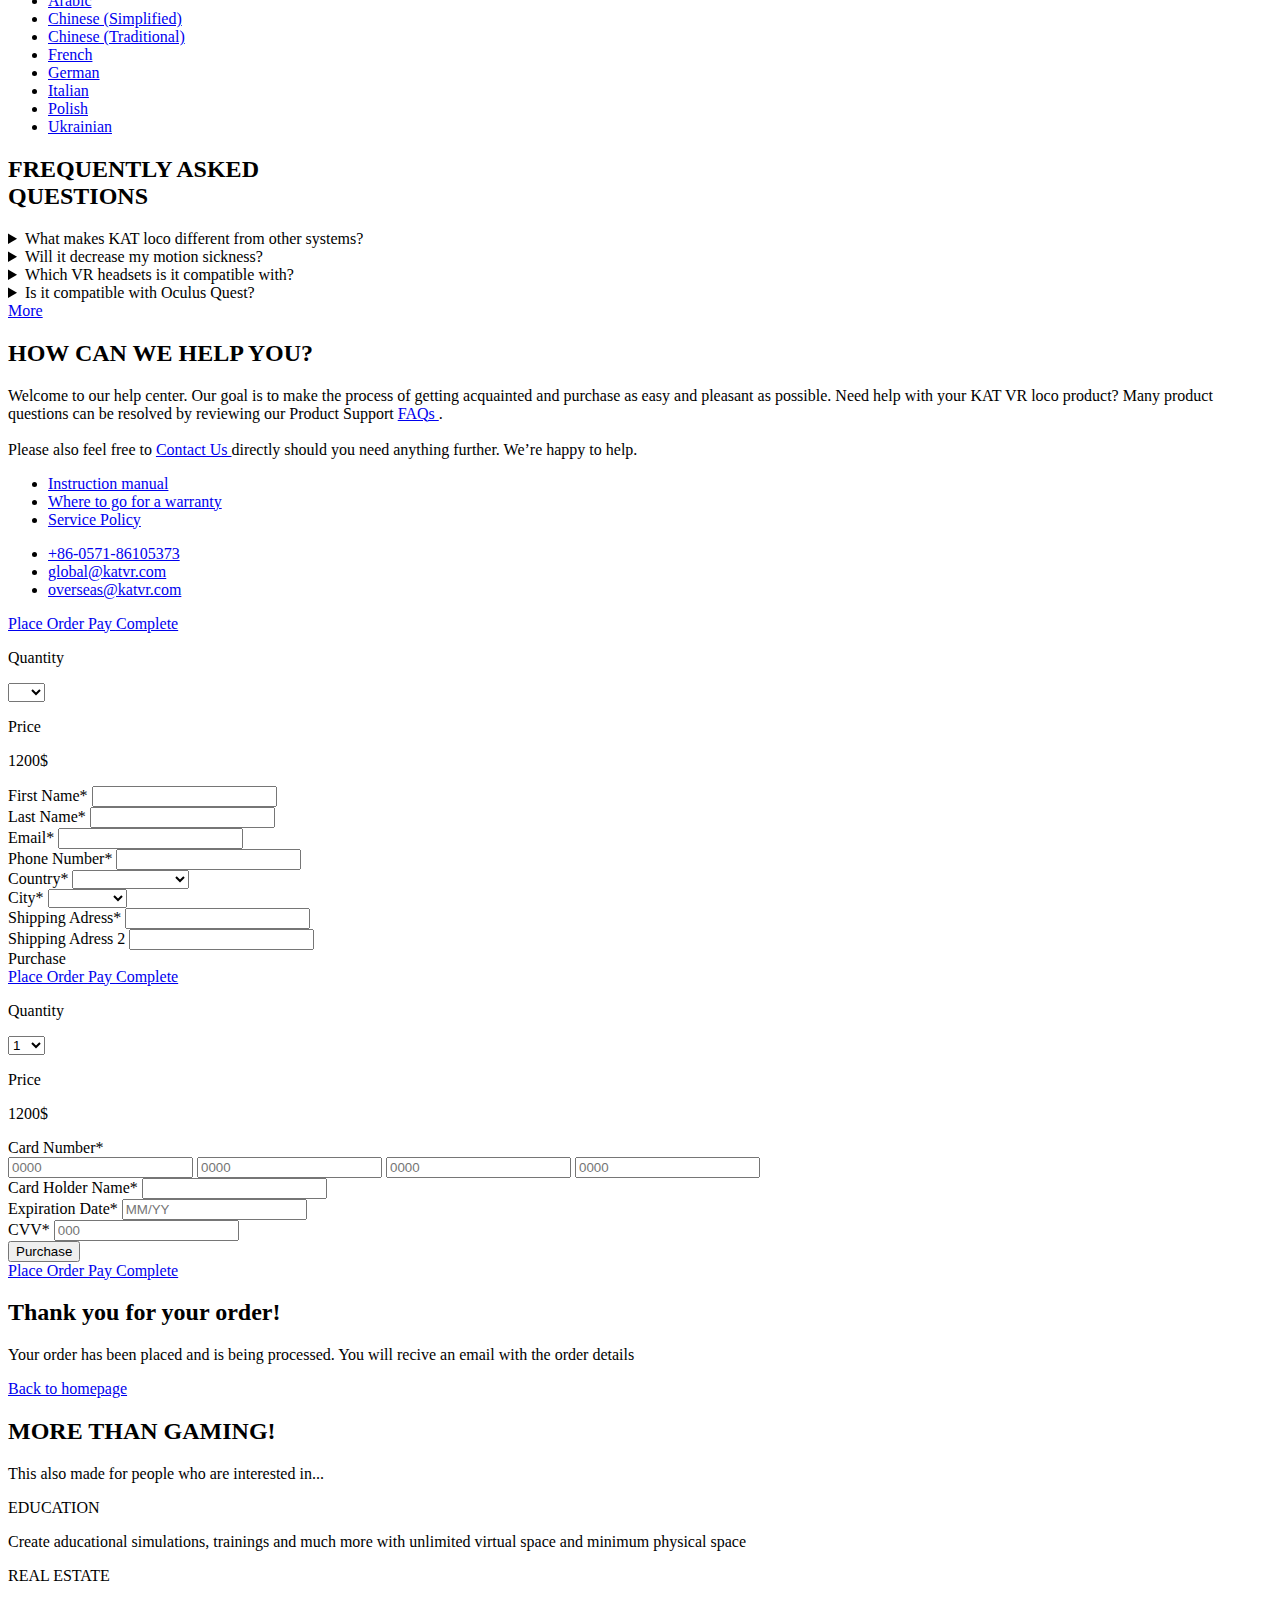
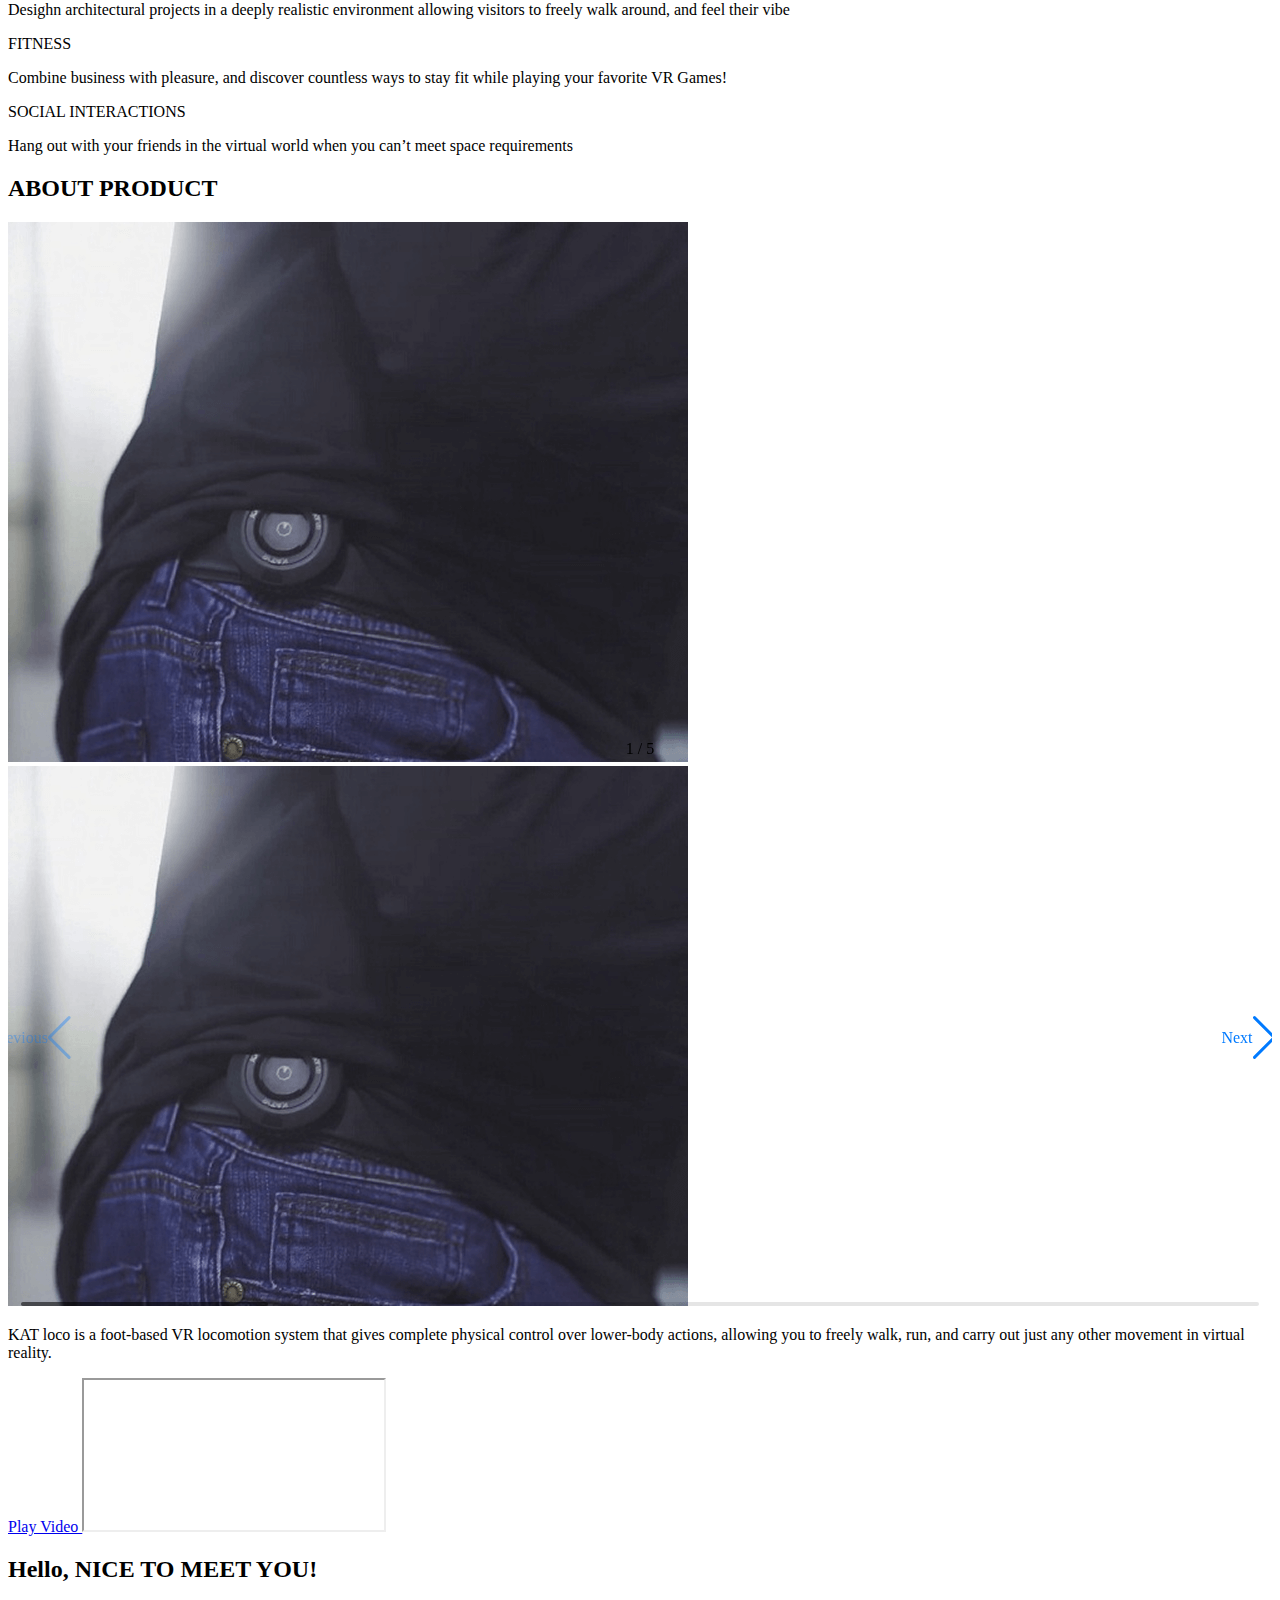
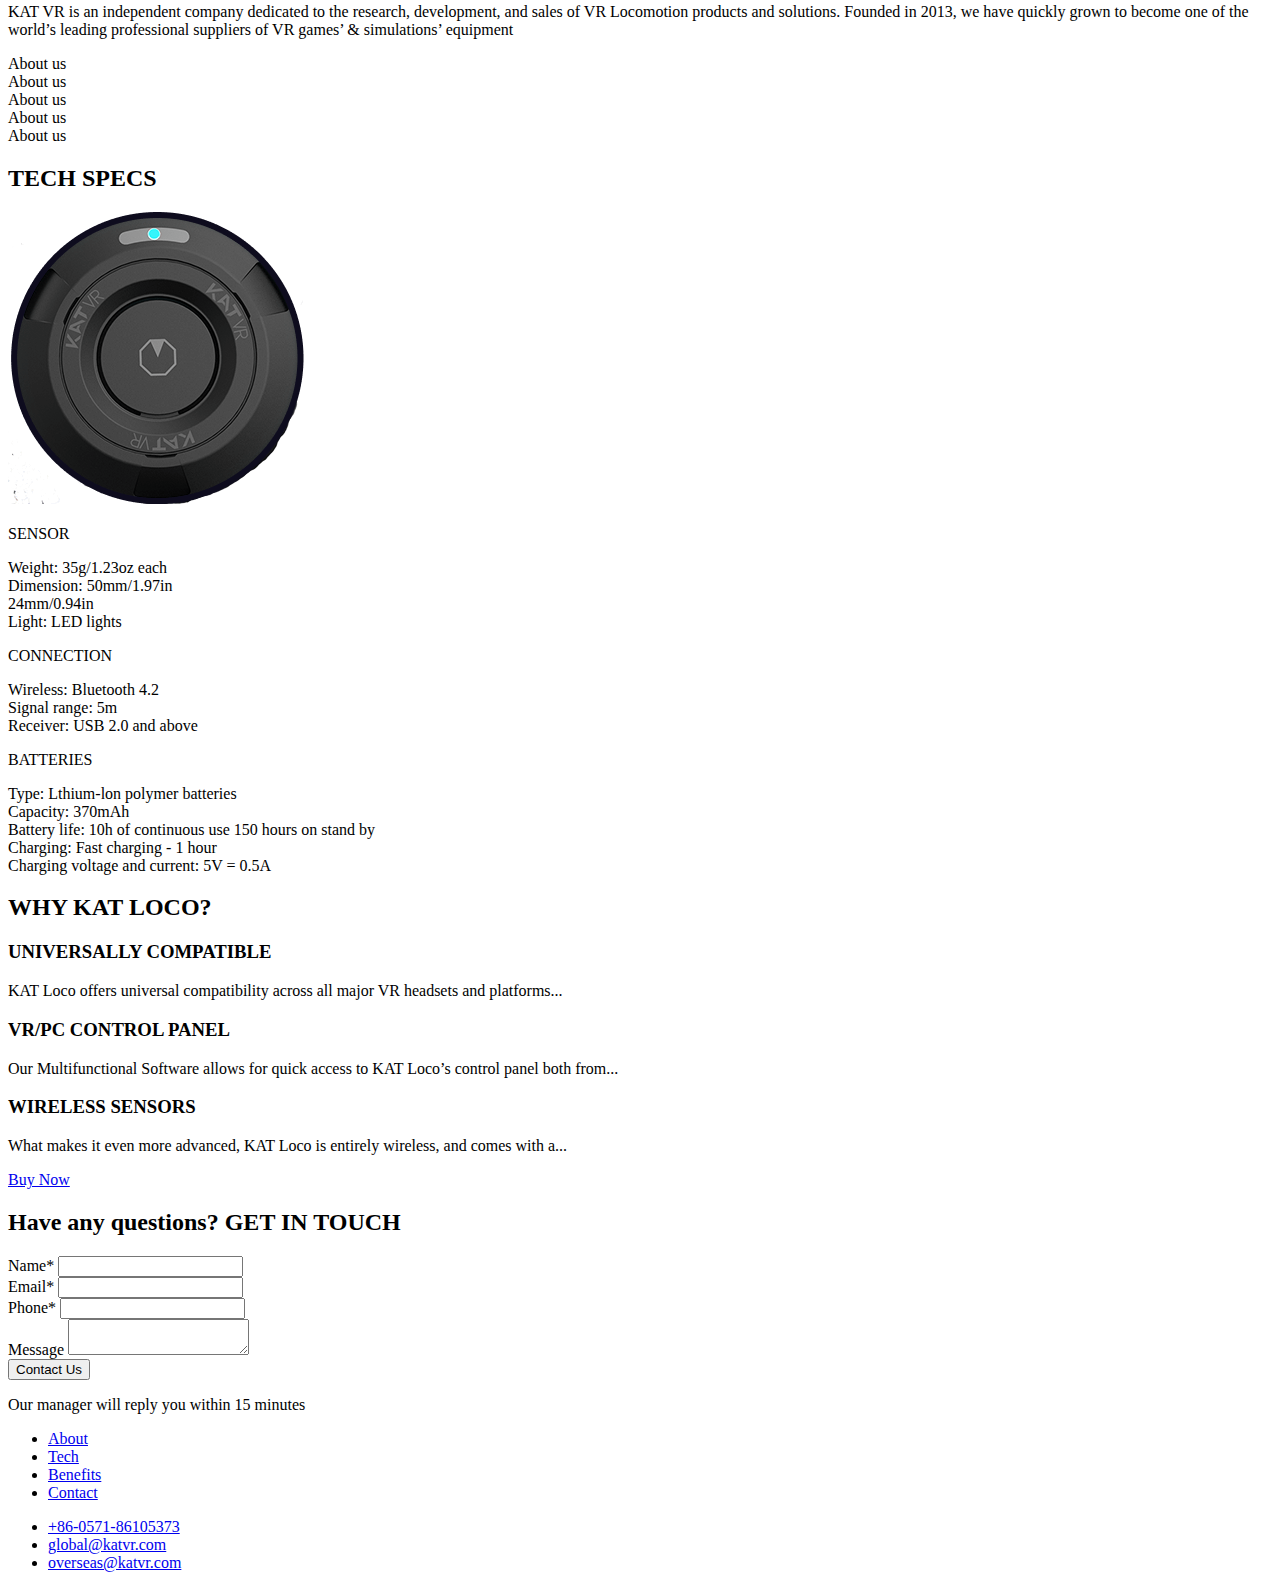
<file: src/index.html>
<!doctype html>
<html
  lang="en"
  class="page"
>
  <head>
    <meta charset="UTF-8" />
    <meta
      name="viewport"
      content="width=device-width, initial-scale=1.0"
    />
    <title>KatVR</title>

    <link
      rel="icon"
      href="/src/images/favicon.svg"
      type="image/x-icon"
    />
    <link
      rel="preconnect"
      href="https://fonts.googleapis.com"
    />
    <link
      rel="preconnect"
      href="https://fonts.gstatic.com"
    />
    <link
      href="https://fonts.googleapis.com/css2?family=Inter:ital,opsz,wght@0,14..32,100..900;1,14..32,100..900&display=swap"
      rel="stylesheet"
    />
    <link
      rel="stylesheet"
      href="./styles/styles.scss"
    />
    <script src="scripts/main.js"></script>
    <link
      rel="stylesheet"
      href="https://cdn.jsdelivr.net/npm/swiper@11/swiper-bundle.min.css"
    />
  </head>

  <body class="page__body">
    <header class="header">
      <div class="container">
        <div class="header__content">
          <div class="top-bar header__top-bar">
            <div class="top-bar__left-side">
              <a
                href="#"
                class="icon icon--logo"
              ></a>

              <div class="top-bar__language-change">
                <span>En</span>
                <a
                  href="#language"
                  class="icon icon--dropdown"
                ></a>
              </div>
            </div>

            <div class="top-bar__right-side">
              <nav class="top-bar__nav">
                <ul class="top-bar__list">
                  <li class="top-bar__item">
                    <a
                      href="#about"
                      class="top-bar__link"
                    >
                      About
                    </a>
                  </li>
                  <li class="top-bar__item">
                    <a
                      href="#tech-specs"
                      class="top-bar__link"
                    >
                      Tech
                    </a>
                  </li>
                  <li class="top-bar__item">
                    <a
                      href="#benefits"
                      class="top-bar__link"
                    >
                      Benefits
                    </a>
                  </li>
                  <li class="top-bar__item">
                    <a
                      href="#contacts"
                      class="top-bar__link"
                    >
                      Contact
                    </a>
                  </li>
                </ul>
              </nav>

              <a
                href="#buy-now"
                class="button button--fixed"
              >
                Buy Now
              </a>
            </div>

            <a
              href="#menu"
              class="icon icon--menu"
            ></a>
          </div>

          <div class="header__photo"></div>

          <div class="swiper--header swiper mySwiper">
            <div class="swiper-wrapper swiper-header-wrapper">
              <div class="swiper-slide">
                <img
                  src="/src/images/header-bg-tablet.png"
                  alt="KatVR product"
                  class="swiper-photo"
                />
              </div>

              <div class="swiper-slide">
                <img
                  src="/src/images/swiper-2photo.png"
                  alt="KatVR product"
                  class="swiper-photo"
                />
              </div>
            </div>

            <div
              class="swiper-button-next swiper-button swiper-button-next--header"
            >
              Next
            </div>
            <div
              class="swiper-button-prev swiper-button swiper-button-prev--header"
            >
              Previous
            </div>
            <div class="swiper-scrollbar swiper-scrollbar--header">
              <div
                class="swiper-scrollbar-drag swiper-scrollbar-drag--header"
              ></div>
            </div>
          </div>

          <script src="https://cdn.jsdelivr.net/npm/swiper@11/swiper-bundle.min.js"></script>
          <script type="module">
            var swiper = new Swiper('.swiper', {
              scrollbar: {
                el: '.swiper-scrollbar',
              },
              pagination: {
                el: '.swiper-pagination',
                type: 'fraction',
              },
              navigation: {
                nextEl: '.swiper-button-next',
                prevEl: '.swiper-button-prev',
              },
            });
          </script>

          <h1 class="title header__title">
            THE NEW START OF
            <br />
            <span class="title-blue">VR LOCOMOTION</span>
          </h1>
          <p class="header__description">
            Discover the most comprehensive VR Locomotion system, and unlock
            infinite motion in any games on any platforms!
          </p>
          <p class="header__price">1200$</p>

          <div
            class="header__play-video play-video play-video--header"
            id="video1"
          >
            <a
              href="#video1"
              class="icon icon--circle"
            ></a>
            <a
              href="#video1"
              class="play-video__link"
            >
              Play Video
            </a>

            <iframe
            class="play-video__video play-video__video--header"
            src="https://www.youtube.com/embed/SvTbB19bvIw?si=l7gxztTxlRT-R5oJ"
            title="YouTube video player"
            allow="accelerometer; autoplay; clipboard-write; encrypted-media; gyroscope; picture-in-picture; web-share"
            referrerpolicy="strict-origin-when-cross-origin"
            allowfullscreen
          ></iframe>
          </div>

          <div class="header__bottom">
            <div class="header__bottom-left">
              <a
                href="#faq"
                class="header__bottom-link"
              >
                FAQ
              </a>
              <a
                href="#help"
                class="header__bottom-link"
              >
                Help
              </a>
            </div>

            <div class="more">
              <a
                href="#benefits"
                class="more__link"
              >
                More
              </a>
              <a
                href="#benefits"
                class="icon icon--dropdown"
              ></a>
            </div>
          </div>
        </div>
      </div>
    </header>

    <aside
      class="menu page__menu"
      id="menu"
    >
      <div class="menu__content menu__content--nav">
        <div class="top-bar top-bar--menu">
          <a
            href="#"
            class="icon icon--close"
          ></a>
        </div>

        <div class="nav">
          <ul class="nav__list">
            <li class="nav__item">
              <a
                href="#about"
                class="nav__link"
              >
                About
              </a>
            </li>
            <li class="nav__item">
              <a
                href="#tech"
                class="nav__link"
              >
                Tech
              </a>
            </li>
            <li class="nav__item">
              <a
                href="#benefits"
                class="nav__link"
              >
                Benefits
              </a>
            </li>
            <li class="nav__item">
              <a
                href="#contact"
                class="nav__link"
              >
                Contact
              </a>
            </li>
            <li class="nav__item">
              <a
                href="#language"
                class="nav__link"
              >
                Language
              </a>
            </li>
            <li class="nav__item">
              <a
                href="#faq"
                class="nav__link"
              >
                FAQ
              </a>
            </li>
            <li class="nav__item">
              <a
                href="#help"
                class="nav__link"
              >
                Help
              </a>
            </li>
          </ul>
        </div>
      </div>
    </aside>

    <aside
      class="menu page__language"
      id="language"
    >
      <div class="menu__content menu__content--language">
        <div class="top-bar top-bar--language top-bar--menu">
          <a
            href="#"
            class="icon icon--back"
          ></a>
        </div>

        <div class="nav">
          <ul class="nav__list">
            <li class="nav__item">
              <a
                href="#"
                class="nav__link"
              >
                English
              </a>
            </li>
            <li class="nav__item">
              <a
                href="#"
                class="nav__link"
              >
                Arabic
              </a>
            </li>
            <li class="nav__item">
              <a
                href="#"
                class="nav__link"
              >
                Chinese (Simplified)
              </a>
            </li>
            <li class="nav__item">
              <a
                href="#"
                class="nav__link"
              >
                Chinese (Traditional)
              </a>
            </li>
            <li class="nav__item">
              <a
                href="#"
                class="nav__link"
              >
                French
              </a>
            </li>
            <li class="nav__item">
              <a
                href="#"
                class="nav__link"
              >
                German
              </a>
            </li>
            <li class="nav__item">
              <a
                href="#"
                class="nav__link"
              >
                Italian
              </a>
            </li>
            <li class="nav__item">
              <a
                href="#"
                class="nav__link"
              >
                Polish
              </a>
            </li>
            <li class="nav__item">
              <a
                href="#"
                class="nav__link"
              >
                Ukrainian
              </a>
            </li>
          </ul>
        </div>
      </div>
    </aside>

    <aside
      class="menu menu--auto-hight page__faq faq"
      id="faq"
    >
      <div class="menu__content">
        <div class="top-bar top-bar--menu top-bar--smaller-padding">
          <a
            href="#"
            class="icon icon--close"
          ></a>
        </div>

        <div class="container container--aside">
          <h2 class="title title--aside">
            FREQUENTLY ASKED
            <br />
            <span class="title-blue">QUESTIONS</span>
          </h2>

          <div class="faq__blocks">
            <details class="faq__block">
              <summary class="faq__question">
                What makes KAT loco different from other systems?
              </summary>
              <p class="faq__answer">
                Despite being approached from many different angles, all
                traditional VR Locomotion systems including roomscale,
                teleportation, and free locomotion failed to provide an optimal
                solution capable of integrating high immersion with convenience.
                KAT loco does all of that without repeating their flaws. Our
                system offers a complete and versatile solution for an
                affordable price what makes it a perfect choice for home-use. It
                is also 100% user friendly, wireless, universally compatible,
                and more! It even offers decoupled head and body directions!
              </p>
              <p class="faq__date">
                Last updated: Wed, June 12 2019 7:07 PM UTC +03:00
              </p>
            </details>

            <details class="faq__block">
              <summary class="faq__question">
                Will it decrease my motion sickness?
              </summary>
              <p class="faq__answer">
                Yes, KAT loco has been designed with motion sickness reduction
                in mind. By offering decoupled head and body directions, it
                helps to minimize motion sickness commonly associated with
                traditional VR locomotion systems. Additionally, its
                user-friendly and versatile design enhances comfort and
                immersion, further contributing to a smoother VR experience with
                reduced motion sickness. Yes, KAT loco has been designed with
                motion sickness reduction in mind. By offering decoupled head
                and body directions, it helps to minimize motion sickness
                commonly associated with traditional VR locomotion systems.
                Additionally, its user-friendly and versatile design enhances
                comfort and immersion, further contributing to a smoother VR
                experience with reduced motion sickness.
              </p>
              <p class="faq__date">
                Last updated: Thu, June 10 2024 10:30 AM UTC +03:00
              </p>
            </details>

            <details class="faq__block">
              <summary class="faq__question">
                Which VR headsets is it compatible with?
              </summary>
              <p class="faq__answer">
                KAT loco is compatible with a wide range of VR headsets,
                ensuring versatility and convenience for users. Whether you're
                using popular models like Oculus Rift, HTC Vive, or others, KAT
                loco seamlessly integrates with them, offering a universal
                compatibility that enhances your VR experience across various
                platforms.
              </p>
              <p class="faq__date">
                Last updated: Fri, June 10 2024 3:45 PM UTC +03:00
              </p>
            </details>

            <details class="faq__block">
              <summary class="faq__question">
                Is it compatible with Oculus Quest?
              </summary>
              <p class="faq__answer">
                Yes, absolutely! KAT loco is fully compatible with Oculus Quest,
                ensuring that users can enjoy an enhanced VR experience on this
                popular headset. With its universal compatibility, KAT loco
                seamlessly integrates with Oculus Quest, providing users with a
                versatile and immersive locomotion solution.
              </p>
              <p class="faq__date">
                Last updated: Sun, March 10 2023 9:15 AM UTC +03:00
              </p>
            </details>
          </div>

          <div class="more more--display-none-mobile">
            <a
              href="#more"
              class="more__link"
            >
              More
            </a>
            <a
              href="#more"
              class="icon icon--dropdown"
            ></a>
          </div>
        </div>
      </div>
    </aside>

    <aside
      class="page__help help menu menu--auto-hight"
      id="help"
    >
      <div class="top-bar top-bar--menu top-bar--smaller-padding">
        <a
          href="#"
          class="icon icon--close"
        ></a>
      </div>

      <div class="container container--aside">
        <div class="help__content">
          <h2 class="help__title title title--aside">
            HOW CAN WE
            <span class="title-blue">HELP</span>
            YOU?
          </h2>
          <p class="help__description">
            Welcome to our help center. Our goal is to make the process of
            getting acquainted and purchase as easy and pleasant as possible.
            Need help with your KAT VR loco product? Many product questions can
            be resolved by reviewing our Product Support
            <a
              href="#faq"
              class="help__link"
            >
              FAQs
            </a>
            .
            <br />
            <br />
            Please also feel free to
            <a
              href="#contacts"
              class="help__link"
            >
              Contact Us
            </a>
            directly should you need anything further. We’re happy to help.
          </p>

          <nav class="help__navigation">
            <ul class="help__list">
              <li class="help__item">
                <a
                  href="#"
                  class="help__link"
                >
                  Instruction manual
                </a>
              </li>
              <li class="help__item">
                <a
                  href="#"
                  class="help__link"
                >
                  Where to go for a warranty
                </a>
              </li>
              <li class="help__item">
                <a
                  href="#"
                  class="help__link"
                >
                  Service Policy
                </a>
              </li>
            </ul>
          </nav>

          <div class="contacts help__contacts">
            <ul class="contacts__list">
              <li class="contacts__item">
                <a
                  href="tel:+86-0571-86105373"
                  class="contacts__link"
                >
                  +86-0571-86105373
                </a>
              </li>
              <li class="contacts__item">
                <a
                  href="mailto:global@katvr.com"
                  class="contacts__link"
                >
                  global@katvr.com
                </a>
              </li>
              <li class="contacts__item">
                <a
                  href="mailto:overseas@katvr.com"
                  class="contacts__link"
                >
                  overseas@katvr.com
                </a>
              </li>
            </ul>
          </div>
        </div>
      </div>
    </aside>

    <aside
      class="place-order menu menu--auto-hight page__place-order"
      id="buy-now"
    >
      <div class="buy-now">
        <div class="top-bar buy-now__top-bar">
          <a
            href="#"
            class="icon icon--logo"
          ></a>
          <a
            href="#"
            class="icon icon--close icon--close-place-order"
          ></a>
        </div>

        <nav class="buy-now__menu">
          <a
            href="#buy-now"
            class="buy-now__place-order buy-now__menu-link buy-now__menu-link--order"
          >
            Place Order
          </a>
          <a
            href="#pay"
            class="buy-now__pay buy-now__menu-link buy-now__menu-link--pay"
          >
            Pay
          </a>
          <a
            href="#complete"
            class="buy-now__complete buy-now__menu-link buy-now__menu-link--complete"
          >
            Complete
          </a>
        </nav>
      </div>

      <div class="container">
        <div class="place-order__content">
          <div class="place-order__photo"></div>

          <div class="total">
            <div class="total__quantity">
              <p class="total__title">Quantity</p>

              <form class="total__quantity-form form">
                <div class="form__element">
                  <select
                    name="quantity"
                    class="form__select form__quantity"
                    required
                    id="quantity-place-order"
                    form="form-place-order"
                  >
                    <option
                      selected
                      disabled="form__option"
                    ></option>
                    <option
                      value="1"
                      class="form__option"
                    >
                      1
                    </option>
                    <option
                      value="2"
                      class="form__option"
                    >
                      2
                    </option>
                    <option
                      value="3"
                      class="form__option"
                    >
                      3
                    </option>
                    <option
                      value="4"
                      class="form__option"
                    >
                      4
                    </option>
                    <option
                      value="5"
                      class="form__option"
                    >
                      5
                    </option>
                    <option
                      value="6"
                      class="form__option"
                    >
                      6
                    </option>
                    <option
                      value="7"
                      class="form__option"
                    >
                      7
                    </option>
                    <option
                      value="8"
                      class="form__option"
                    >
                      8
                    </option>
                    <option
                      value="9"
                      class="form__option"
                    >
                      9
                    </option>
                    <option
                      value="10"
                      class="form__option"
                    >
                      10
                    </option>
                    <option
                      value="11"
                      class="form__option"
                    >
                      11
                    </option>
                    <option
                      value="12"
                      class="form__option"
                    >
                      12
                    </option>
                  </select>
                </div>
              </form>
            </div>

            <div class="total__price">
              <p class="total__title">Price</p>
              <p class="total__price-amount">1200$</p>
            </div>
          </div>

          <form
            class="form form--buy-now"
            id="form-place-order"
            action="#pay"
          >
            <div
              class="form__element"
              form="form-pay"
            >
              <label
                for="first-name"
                class="form__label"
              >
                First Name*
              </label>

              <input
                type="text"
                name="first name"
                class="form__input"
                required
                id="first-name"
              />
            </div>

            <div
              class="form__element"
              form="form-pay"
            >
              <label
                for="last-name"
                class="form__label"
              >
                Last Name*
              </label>

              <input
                type="text"
                name="last name"
                class="form__input"
                required
                id="last-name"
              />
            </div>

            <div
              class="form__element"
              form="form-pay"
            >
              <label
                for="email"
                class="form__label"
              >
                Email*
              </label>

              <input
                type="email"
                name="email"
                class="form__input"
                required
                id="email"
              />
            </div>

            <div
              class="form__element"
              form="form-pay"
            >
              <label
                for="phone-number"
                class="form__label"
              >
                Phone Number*
              </label>

              <input
                type="number"
                name="phone-number"
                class="form__input"
                required
                id="phone-number"
              />
            </div>

            <div
              class="form__element form__element--select"
              form="form-pay"
            >
              <label
                for="country"
                class="form__label"
              >
                Country*
              </label>

              <select
                id="country"
                name="country"
                class="form__select"
                required
              >
                <option
                  disabled
                  selected
                ></option>
                <option
                  value="UA"
                  class="form__option"
                >
                  Ukraine
                </option>
                <option
                  value="US"
                  class="form__option"
                >
                  United States
                </option>
                <option
                  value="GB"
                  class="form__option"
                >
                  United Kingdom
                </option>
                <option
                  value="CA"
                  class="form__option"
                >
                  Canada
                </option>
                <option
                  value="AU"
                  class="form__option"
                >
                  Australia
                </option>
                <option
                  value="DE"
                  class="form__option"
                >
                  Germany
                </option>
                <option
                  value="FR"
                  class="form__option"
                >
                  France
                </option>
              </select>
            </div>

            <div
              class="form__element form__element--select"
              form="form-pay"
            >
              <label
                for="city"
                class="form__label"
              >
                City*
              </label>

              <select
                id="city"
                name="city"
                class="form__select"
                required
              >
                <option
                  disabled
                  selected
                ></option>
                <option value="lviv">Lviv</option>
                <option value="nyc">New York</option>
                <option value="ldn">London</option>
                <option value="par">Paris</option>
                <option value="tor">Toronto</option>
                <option value="syd">Sydney</option>
                <option value="tok">Tokyo</option>
              </select>
            </div>

            <div
              class="form__element"
              form="form-pay"
            >
              <label
                for="address1"
                class="form__label"
              >
                Shipping Adress*
              </label>

              <input
                type="text"
                name="address1"
                class="form__input"
                required
                id="address1"
              />
            </div>

            <div
              class="form__element"
              form="form-pay"
            >
              <label
                for="address2"
                class="form__label"
              >
                Shipping Adress 2
              </label>

              <input
                type="text"
                name="address2"
                class="form__input"
                id="address2"
              />
            </div>

            <a
              class="button button--buy-now"
              id="go-to-pay"
            >
              Purchase
            </a>
            <script>
              document
                .getElementById('.form-pay')
                .addEventListener('submit', function (e) {
                  e.preventDefault();
                  document
                    .getElementById('pay')
                    .scrollIntoView({ behavior: 'smooth' });
                  const formData = new FormData(this);
                  fetch('/submit-url', {
                    method: 'POST',
                    body: formData,
                  }).then((response) => {
                    if (response.ok) {
                      console.log('Форма успішно відправлена');
                    }
                  });
                });
            </script>

            <script>
              document
                .getElementById('go-to-pay')
                .addEventListener('click', function (e) {
                  const form = document.getElementById('form-place-order');

                  if (form.checkValidity()) {
                    window.location.href = '#pay';
                  } else {
                    form.reportValidity();
                  }

                  e.preventDefault();
                });
            </script>
          </form>
        </div>
      </div>
    </aside>

    <aside
      class="pay menu menu--auto-hight page__pay"
      id="pay"
    >
      <div class="buy-now">
        <div class="top-bar buy-now__top-bar">
          <a
            href="#"
            class="icon icon--logo"
          ></a>
          <a
            href="#"
            class="icon icon--close icon--close-place-order"
          ></a>
        </div>

        <nav class="buy-now__menu">
          <a
            href="#buy-now"
            class="buy-now__place-order buy-now__menu-link buy-now__menu-link--order"
          >
            Place Order
          </a>
          <a
            href="#pay"
            class="buy-now__pay buy-now__menu-link buy-now__menu-link--pay"
          >
            Pay
          </a>
          <a
            href="#complete"
            class="buy-now__complete buy-now__menu-link"
          >
            Complete
          </a>
        </nav>
      </div>

      <div class="container">
        <div class="pay__content">
          <div class="pay__photo"></div>

          <div class="total total--pay">
            <div class="total__quantity">
              <p class="total__title">Quantity</p>

              <form class="total__quantity-form form">
                <input
                  type="hidden"
                  name="quantity"
                  id="hidden-quantity-pay"
                />

                <div class="form__element">
                  <select
                    name="quantity"
                    class="form__select form__quantity"
                    required
                    id="quantity-pay"
                    form="form-pay"
                  >
                    <option value="1">1</option>
                    <option value="2">2</option>
                    <option value="3">3</option>
                    <option value="4">4</option>
                    <option value="5">5</option>
                    <option value="6">6</option>
                    <option value="7">7</option>
                    <option value="8">8</option>
                    <option value="9">9</option>
                    <option value="10">10</option>
                    <option value="11">11</option>
                    <option value="12">12</option>
                  </select>
                </div>
              </form>
              <script>
                const quantityPay = document.getElementById('quantity-pay');
                const quantityPlace = document.getElementById(
                  'quantity-place-order',
                );

                quantityPay.addEventListener('change', () => {
                  quantityPlace.value = quantityPay.value;
                });

                quantityPlace.addEventListener('change', () => {
                  quantityPay.value = quantityPlace.value;
                });

                if (quantityPay && quantityPlace) {
                  quantityPay.addEventListener('change', () => {
                    quantityPlace.value = quantityPay.value;
                  });

                  quantityPlace.addEventListener('change', () => {
                    quantityPay.value = quantityPlace.value;
                  });
                }
              </script>
            </div>

            <div class="total__price">
              <p class="total__title">Price</p>
              <p class="total__price-amount">1200$</p>
            </div>
          </div>

          <form
            action="#complete"
            class="form form--buy-now form--pay"
            id="form-pay"
          >
            <div class="form__element form__element--card">
              <label
                for="card-number"
                class="form__label form__label--pay"
              >
                Card Number*
              </label>

              <div class="form__card-number">
                <input
                  type="text"
                  minlength="4"
                  maxlength="4"
                  inputmode="numeric"
                  pattern="\d{4}"
                  id="card-number"
                  class="form__input form__input--card"
                  placeholder="0000"
                  required
                />

                <input
                  type="text"
                  minlength="4"
                  maxlength="4"
                  inputmode="numeric"
                  pattern="\d{4}"
                  class="form__input form__input--card"
                  placeholder="0000"
                  required
                />

                <input
                  type="text"
                  minlength="4"
                  maxlength="4"
                  inputmode="numeric"
                  pattern="\d{4}"
                  class="form__input form__input--card"
                  placeholder="0000"
                  required
                />

                <input
                  type="text"
                  minlength="4"
                  maxlength="4"
                  inputmode="numeric"
                  pattern="\d{4}"
                  class="form__input form__input--card"
                  placeholder="0000"
                  required
                />

                <icon class="icon icon--visa"></icon>
              </div>
            </div>

            <script>
              const inputs = document.querySelectorAll('.form__input--card');

              inputs.forEach((input, idx) => {
                input.addEventListener('input', () => {
                  input.value = input.value.replace(/\D/g, '');
                  if (input.value.length === 4 && idx < inputs.length - 1) {
                    inputs[idx + 1].focus();
                  }
                });
              });
            </script>

            <div class="form__element form__element--card">
              <label
                for="card-name"
                class="form__label"
              >
                Card Holder Name*
              </label>

              <input
                type="text"
                name="name"
                required
                class="form__input form__input--card-name"
                id="card-name"
              />
            </div>

            <div
              class="form__element form__element--card form__element--exp-date"
            >
              <label
                for="expiry"
                class="form__label"
              >
                Expiration Date*
              </label>

              <input
                type="text"
                name="expiration date"
                required
                class="form__input form__input--expiration-date form__input--card"
                placeholder="MM/YY"
                id="expiry"
                inputmode="numeric"
              />
            </div>

            <script>
              const expiryInput = document.getElementById('expiry');

              expiryInput.addEventListener('input', (e) => {
                let value = e.target.value.replace(/[^\d]/g, ''); // лишаємо тільки цифри
                const cursorPosition = expiryInput.selectionStart;

                if (value.length > 4) {
                  value = value.slice(0, 4); // максимум 4 цифри
                }

                if (value.length > 2) {
                  value = value.slice(0, 2) + '/' + value.slice(2);
                }

                expiryInput.value = value;

                if (cursorPosition === 3 && !value.includes('/')) {
                  expiryInput.setSelectionRange(4, 4); // після вставки "/"
                }
              });
            </script>

            <div class="form__card-cvv form__element form__element--card">
              <label
                for="cvv"
                class="form__label"
              >
                CVV*
              </label>

              <input
                type="text"
                name="cvv"
                placeholder="000"
                required
                maxlength="3"
                pattern="\d{3}"
                class="form__input form__input--cvv form__input--card"
                inputmode="numeric"
                id="cvv"
              />
            </div>

            <script>
              const cvvInput = document.getElementById('cvv');

              cvvInput.addEventListener('input', (e) => {
                e.target.value = e.target.value.replace(/\D/g, ''); // залишаємо лише цифри
              });
            </script>

            <input
              type="submit"
              value="Purchase"
              class="button button--buy-now button--pay"
            />
          </form>
        </div>
      </div>
    </aside>

    <aside
      class="menu menu--auto-hight page__complete complete"
      id="complete"
    >
      <div class="buy-now">
        <div class="top-bar buy-now__top-bar">
          <a
            href="#"
            class="icon icon--logo"
          ></a>
          <a
            href="#"
            class="icon icon--close icon--close-place-order"
          ></a>
        </div>

        <nav class="buy-now__menu">
          <a
            href="#buy-now"
            class="buy-now__place-order buy-now__menu-link buy-now__menu-link--order"
          >
            Place Order
          </a>
          <a
            href="#pay"
            class="buy-now__pay buy-now__menu-link buy-now__menu-link--pay"
          >
            Pay
          </a>
          <a
            href="#complete"
            class="buy-now__complete buy-now__menu-link buy-now__menu-link--complete"
          >
            Complete
          </a>
        </nav>
      </div>

      <div class="container">
        <div class="complete__content">
          <h2 class="complete__title title title--complete">
            Thank you for
            <span class="title-blue">your</span>
            order!
          </h2>

          <p class="complete__description">
            Your order has been placed and is being processed. You will recive
            an email with the order details
          </p>
          <a
            href="#"
            class="button button--complete complete__button"
          >
            Back to homepage
          </a>
        </div>
      </div>
    </aside>

    <main class="main page__main">
      <div class="main__content">
        <section
          class="more-than-gaming"
          id="benefits"
        >
          <div class="container">
            <div class="more-than-gaming__content">
              <h2 class="more-than-gaming__title title title--section">
                MORE THAN
                <span class="title-blue">GAMING!</span>
              </h2>

              <p class="more-than-gaming__title-description">
                This also made for people who are interested in...
              </p>

              <div class="more-than-gaming__features">
                <div class="more-than-gaming__feature">
                  <a
                    href="#"
                    class="icon icon--education more-than-gaming__photo"
                  ></a>
                  <p class="more-than-gaming__feature-title">EDUCATION</p>
                  <p class="more-than-gaming__feature-description">
                    Create aducational simulations, trainings and much more with
                    unlimited virtual space and minimum physical space
                  </p>
                </div>

                <div class="more-than-gaming__feature">
                  <a
                    href="#"
                    class="icon icon--real-estate more-than-gaming__photo"
                  ></a>
                  <p class="more-than-gaming__feature-title">REAL ESTATE</p>
                  <p class="more-than-gaming__feature-description">
                    Desighn architectural projects in a deeply realistic
                    environment allowing visitors to freely walk around, and
                    feel their vibe
                  </p>
                </div>

                <div class="more-than-gaming__feature">
                  <a
                    href="#"
                    class="icon icon--fitness more-than-gaming__photo"
                  ></a>
                  <p class="more-than-gaming__feature-title">FITNESS</p>
                  <p class="more-than-gaming__feature-description">
                    Combine business with pleasure, and discover countless ways
                    to stay fit while playing your favorite VR Games!
                  </p>
                </div>

                <div class="more-than-gaming__feature">
                  <a
                    href="#"
                    class="icon icon--socials more-than-gaming__photo"
                  ></a>
                  <p class="more-than-gaming__feature-title">
                    SOCIAL INTERACTIONS
                  </p>
                  <p class="more-than-gaming__feature-description">
                    Hang out with your friends in the virtual world when you
                    can’t meet space requirements
                  </p>
                </div>
              </div>
            </div>
          </div>
        </section>

        <div class="main__linear-bg">
          <section
            class="about-product"
            id="about"
          >
            <div class="container">
              <div class="about-product__content">
                <h2 class="title title--section about-product__title">
                  ABOUT
                  <span class="title-blue">PRODUCT</span>
                </h2>
                <div
                  class="about-product__swiper swiper swiper--product swiper--mobile mySwiper"
                >
                  <div class="swiper-wrapper swiper-product-wrapper">
                    <div class="swiper-slide">
                      <img
                        src="/src/images/product-swiper-photo1.png"
                        alt="KatVR product"
                        class="swiper-photo"
                      />
                    </div>
                    <div class="swiper-slide">
                      <img
                        src="/src/images/product-swiper-photo1.png"
                        alt="KatVR product"
                        class="swiper-photo"
                      />
                    </div>
                    <div class="swiper-slide">
                      <img
                        src="/src/images/product-swiper-photo1.png"
                        alt="KatVR product"
                        class="swiper-photo"
                      />
                    </div>
                    <div class="swiper-slide">
                      <img
                        src="/src/images/product-swiper-photo1.png"
                        alt="KatVR product"
                        class="swiper-photo"
                      />
                    </div>
                    <div class="swiper-slide">
                      <img
                        src="/src/images/product-swiper-photo1.png"
                        alt="KatVR product"
                        class="swiper-photo"
                      />
                    </div>
                  </div>

                  <div class="swiper-pagination"></div>
                </div>
                <script src="https://cdn.jsdelivr.net/npm/swiper@11/swiper-bundle.min.js"></script>
                <script>
                  var swiper = new Swiper('.mySwiper', {
                    pagination: {
                      el: '.swiper-pagination',
                    },
                  });
                </script>

                <div
                  class="about-product__swiper swiper swiper--product swiper--desktop mySwiper-fraction"
                >
                  <div class="swiper-wrapper swiper-product-wrapper">
                    <div class="swiper-slide">
                      <img
                        src="/src/images/product-swiper-photo1.png"
                        alt="KatVR product"
                        class="swiper-photo"
                      />
                    </div>
                    <div class="swiper-slide">
                      <img
                        src="/src/images/product-swiper-photo1.png"
                        alt="KatVR product"
                        class="swiper-photo"
                      />
                    </div>
                    <div class="swiper-slide">
                      <img
                        src="/src/images/product-swiper-photo1.png"
                        alt="KatVR product"
                        class="swiper-photo"
                      />
                    </div>
                    <div class="swiper-slide">
                      <img
                        src="/src/images/product-swiper-photo1.png"
                        alt="KatVR product"
                        class="swiper-photo"
                      />
                    </div>
                    <div class="swiper-slide">
                      <img
                        src="/src/images/product-swiper-photo1.png"
                        alt="KatVR product"
                        class="swiper-photo"
                      />
                    </div>
                  </div>
                  <div class="swiper-button-next swiper-button">Next</div>
                  <div class="swiper-button-prev swiper-button">Previous</div>
                  <div class="swiper-scrollbar"></div>
                </div>
                <script src="https://cdn.jsdelivr.net/npm/swiper@11/swiper-bundle.min.js"></script>
                <script>
                  var swiper = new Swiper('.mySwiper-fraction', {
                    pagination: {
                      el: '.swiper-pagination-fraction',
                      type: 'fraction',
                    },
                    navigation: {
                      nextEl: '.swiper-button-next',
                      prevEl: '.swiper-button-prev',
                    },
                    scrollbar: {
                      el: '.swiper-scrollbar',
                    },
                  });
                </script>
                <p class="about-product__description">
                  KAT loco is a foot-based VR locomotion system that gives
                  complete physical control over lower-body actions, allowing
                  you to freely walk, run, and carry out just any other movement
                  in virtual reality.
                </p>
                <div
                  class="play-video about-product__play-video play-video--about-product"
                  id="video2"
                >
                  <a
                    href="#video2"
                    class="icon icon--circle"
                  ></a>
                  <a
                    href="#video2"
                    class="play-video__link"
                  >
                    Play Video
                  </a>

                  <iframe
                    class="play-video__video play-video__video--about-product"
                    src="https://www.youtube.com/embed/SvTbB19bvIw?si=l7gxztTxlRT-R5oJ"
                    title="YouTube video player"
                    allow="accelerometer; autoplay; clipboard-write; encrypted-media; gyroscope; picture-in-picture; web-share"
                    referrerpolicy="strict-origin-when-cross-origin"
                    allowfullscreen
                  ></iframe>
                </div>
              </div>
            </div>
          </section>

          <section class="about-us">
            <div class="container">
              <div class="about-us__content">
                <h2 class="about-us__title title title--section">
                  <span class="title-blue--small title-blue">Hello,</span>
                  NICE TO MEET
                  <span class="title-blue">YOU!</span>
                </h2>
                <p class="about-us__description">
                  KAT VR is an independent company dedicated to the research,
                  development, and sales of VR Locomotion products and
                  solutions. Founded in 2013, we have quickly grown to become
                  one of the world’s leading professional suppliers of VR games’
                  & simulations’ equipment
                </p>
                <div class="about-us__prints">
                  <div class="about-us__print about-us__print--opacity100">
                    About us
                  </div>
                  <div class="about-us__print about-us__print--opacity50">
                    About us
                  </div>
                  <div class="about-us__print about-us__print--opacity20">
                    About us
                  </div>
                  <div class="about-us__print about-us__print--opacity5">
                    About us
                  </div>
                  <div class="about-us__print about-us__print--opacity1">
                    About us
                  </div>
                </div>
              </div>
            </div>
          </section>
        </div>

        <section
          class="tech-specs"
          id="tech-specs"
        >
          <div class="container">
            <div class="tech-specs__content">
              <h2 class="tech-specs__title title title--section">
                TECH
                <span class="title-blue">SPECS</span>
              </h2>

              <div class="tech-specs__features">
                <img
                  src="/src/images/tech-specs-photo.png"
                  alt="KatVR product"
                  class="tech-specs__photo"
                />

                <a
                  href="#sensor"
                  class="icon tech-specs__info-icon icon--info icon--info-top"
                ></a>
                <a
                  href="#connection"
                  class="icon tech-specs__info-icon icon--info icon--info-center"
                ></a>
                <a
                  href="#batteries"
                  class="icon tech-specs__info-icon icon--info icon--info-bottom"
                ></a>

                <a
                  href="#tech-specs"
                  class="icon tech-specs__info-icon tech-specs__info-icon--close-top icon--info icon--info-close icon--info-top"
                ></a>
                <a
                  href="#tech-specs"
                  class="icon tech-specs__info-icon tech-specs__info-icon--close-center icon--info icon--info-close icon--info-center"
                ></a>
                <a
                  href="#tech-specs"
                  class="icon tech-specs__info-icon tech-specs__info-icon--close-bottom icon--info icon--info-close icon--info-bottom"
                ></a>

                <div
                  class="tech-specs__feature tech-specs__feature--sensor tech-specs__feature--display-none-mobile"
                  id="sensor"
                >
                  <p class="tech-specs__feature-title">SENSOR</p>

                  <p class="tech-specs__feature-description">
                    Weight: 35g/1.23oz each
                    <br />
                    Dimension: 50mm/1.97in
                    <br />
                    24mm/0.94in
                    <br />
                    Light: LED lights
                    <br />
                  </p>
                </div>

                <div
                  class="tech-specs__feature tech-specs__feature--connection tech-specs__feature--display-none-mobile"
                  id="connection"
                >
                  <p class="tech-specs__feature-title">CONNECTION</p>

                  <p class="tech-specs__feature-description">
                    Wireless: Bluetooth 4.2
                    <br />
                    Signal range: 5m
                    <br />
                    Receiver: USB 2.0 and above
                    <br />
                  </p>
                </div>

                <div
                  class="tech-specs__feature tech-specs__feature--batteries tech-specs__feature--display-none-mobile"
                  id="batteries"
                >
                  <p class="tech-specs__feature-title">BATTERIES</p>

                  <p class="tech-specs__feature-description">
                    Type: Lthium-lon polymer batteries
                    <br />
                    Capacity: 370mAh
                    <br />
                    Battery life: 10h of continuous use 150 hours on stand by
                    <br />
                    Charging: Fast charging - 1 hour
                    <br />
                    Charging voltage and current: 5V = 0.5A
                    <br />
                  </p>
                </div>
              </div>
            </div>
          </div>
        </section>

        <section class="why-kat-loco">
          <div class="container">
            <div class="why-kat-loco__content">
              <h2 class="why-kat-loco__title title title--section">
                WHY
                <span class="title-blue">KAT LOCO?</span>
              </h2>

              <div class="why-kat-loco__features">
                <div class="why-kat-loco__feature">
                  <a
                    href="#"
                    class="icon icon--compatibility why-kat-loco__icon"
                  ></a>
                  <h3 class="why-kat-loco__feature-title">
                    UNIVERSALLY COMPATIBLE
                  </h3>
                  <p class="why-kat-loco__description">
                    KAT Loco offers universal compatibility across all major VR
                    headsets and platforms...
                  </p>
                </div>

                <div class="why-kat-loco__feature">
                  <a
                    href="#"
                    class="icon icon--vr-control why-kat-loco__icon"
                  ></a>
                  <h3 class="why-kat-loco__feature-title">
                    VR/PC CONTROL PANEL
                  </h3>
                  <p class="why-kat-loco__description">
                    Our Multifunctional Software allows for quick access to KAT
                    Loco’s control panel both from...
                  </p>
                </div>

                <div class="why-kat-loco__feature">
                  <a
                    href="#"
                    class="icon icon--sensors why-kat-loco__icon"
                  ></a>
                  <h3 class="why-kat-loco__feature-title">WIRELESS SENSORS</h3>
                  <p class="why-kat-loco__description">
                    What makes it even more advanced, KAT Loco is entirely
                    wireless, and comes with a...
                  </p>
                </div>
              </div>

              <a
                href="#"
                class="button button--why-kat-loco"
              >
                Buy Now
              </a>
            </div>
          </div>
        </section>
      </div>
    </main>

    <footer class="footer">
      <div class="container">
        <div class="footer__content">
          <h2 class="footer__title title title--section">
            <span class="title-blue title-blue--small">
              Have any questions?
            </span>
            GET IN
            <span class="title-blue">TOUCH</span>
          </h2>

          <form class="footer__form form">
            <div class="form__element">
              <label for="name">Name*</label>

              <input
                type="text"
                name="text"
                class="form__input"
                id="name"
                required
              />
            </div>

            <div class="form__element">
              <label for="Email">Email*</label>

              <input
                type="email"
                name="email"
                class="form__input"
                id="Email"
                required
              />
            </div>

            <div class="form__element">
              <label for="phone">Phone*</label>

              <input
                type="phone"
                name="phone"
                class="form__input"
                id="phone"
                required
              />
            </div>

            <div class="form__element">
              <label for="message">Message</label>

              <textarea
                name="message"
                class="form__input form__input--message"
                required
                id="message"
              ></textarea>
            </div>

            <input
              type="submit"
              value="Contact Us"
              class="button button--footer"
            />

            <a
              href="#"
              class="icon icon--arrow-up"
            ></a>
          </form>

          <p class="footer__reply">
            Our manager will reply you within 15 minutes
          </p>
          <a
            href="#"
            class="icon footer__logo icon--logo"
          ></a>

          <nav class="footer__nav">
            <ul class="footer__list">
              <li class="footer__item">
                <a
                  href="#about"
                  class="footer__link"
                >
                  About
                </a>
              </li>
              <li class="footer__item">
                <a
                  href="#tech-specs"
                  class="footer__link"
                >
                  Tech
                </a>
              </li>
              <li class="footer__item">
                <a
                  href="#benefits"
                  class="footer__link"
                >
                  Benefits
                </a>
              </li>
              <li class="footer__item">
                <a
                  href="#contact"
                  class="footer__link"
                >
                  Contact
                </a>
              </li>
            </ul>
          </nav>

          <div
            class="contacts footer__contacts"
            id="contacts"
          >
            <ul class="contacts__list contacts__list--footer">
              <li class="contacts__item">
                <a
                  href="tel:+86-0571-86105373"
                  class="contacts__link contacts__link--footer"
                >
                  +86-0571-86105373
                </a>
              </li>
              <li class="contacts__item">
                <a
                  href="mailto:global@katvr.com"
                  class="contacts__link contacts__link--footer"
                >
                  global@katvr.com
                </a>
              </li>
              <li class="contacts__item">
                <a
                  href="mailto:overseas@katvr.com"
                  class="contacts__link contacts__link--footer"
                >
                  overseas@katvr.com
                </a>
              </li>
            </ul>
          </div>

          <div class="footer__socials">
            <a
              target="_blank"
              href="https://www.facebook.com/katvr.global/"
              class="icon icon--facebook"
            ></a>

            <a
              target="_blank"
              href="https://x.com/katvrwalk"
              class="icon icon--twitter"
            ></a>

            <a
              target="_blank"
              href="https://www.youtube.com/c/KATVR"
              class="icon icon--youtube"
            ></a>

            <a
              target="_blank"
              href="https://discord.com/invite/kat-vr-community-785305088465567824"
              class="icon icon--discord"
            ></a>
          </div>
        </div>
      </div>
    </footer>
  </body>
</html>
</file>
<file: index.b7c11161.css>
h1{font-family:Roboto,sans-serif;font-weight:400}@font-face{font-family:Roboto,Arial,Helvetica,sans-serif;font-weight:400;font-style:normal;src:url(FontFont_FF.Mark.Pro.9b0d5f6c.otf)format("otf")}*{margin:0}.page{scroll-behavior:smooth;color:#929292;background-color:#000;font-family:Inter,serif;font-size:16px;font-weight:400;line-height:150%}.page__body{min-width:320px;position:relative}.page__menu,.page__language,.page__faq,.page__help,.page__place-order,.page__pay,.page__complete{pointer-events:none;z-index:4;opacity:0;transition:all .3s;position:fixed;top:0;bottom:0;left:0;right:0;overflow:auto;transform:translate(-100%)}@media (min-width:1280px){.page__faq{top:124px;bottom:70px;left:200px;right:200px}}@media (min-width:768px){.page__help{bottom:auto}}@media (min-width:1280px){.page__help{top:134px;left:200px;right:200px}}.page:has(.page__menu:target) .page__menu{pointer-events:all;opacity:1;transform:translate(0)}.page:has(.page__language:target) .page__language{pointer-events:all;opacity:1;transform:translate(0)}.page:has(.page__faq:target) .page__faq{pointer-events:all;opacity:1;transform:translate(0)}.page:has(.page__help:target) .page__help{pointer-events:all;opacity:1;transform:translate(0)}.page:has(.page__place-order:target) .page__place-order{pointer-events:all;opacity:1;transform:translate(0)}.page:has(.page__pay:target) .page__pay{pointer-events:all;opacity:1;transform:translate(0)}.page:has(.page__complete:target) .page__complete{pointer-events:all;opacity:1;transform:translate(0)}.page:has(.place-order:target) .buy-now__menu-link--order{color:#05c2df;border-bottom:1px solid #05c2df}@media (min-width:1280px){.page:has(.place-order:target) .buy-now__menu-link--order{border-bottom:none;position:relative}.page:has(.place-order:target) .buy-now__menu-link--order:after{content:" ";background-color:#05c2df;border-radius:50%;width:4px;height:4px;display:block;position:absolute;bottom:0;left:50%}}.page:has(.pay:target) .buy-now__menu-link--pay{color:#05c2df;border-bottom:1px solid #05c2df}@media (min-width:1280px){.page:has(.pay:target) .buy-now__menu-link--pay{border-bottom:none;position:relative}.page:has(.pay:target) .buy-now__menu-link--pay:after{content:" ";background-color:#05c2df;border-radius:50%;width:4px;height:4px;display:block;position:absolute;bottom:0;left:50%}}.page:has(.complete:target) .buy-now__menu-link--complete{color:#05c2df;border-bottom:1px solid #05c2df}@media (min-width:1280px){.page:has(.complete:target) .buy-now__menu-link--complete{border-bottom:none;position:relative}.page:has(.complete:target) .buy-now__menu-link--complete:after{content:" ";background-color:#05c2df;border-radius:50%;width:4px;height:4px;display:block;position:absolute;bottom:0;left:50%}}.page:has(.page__menu:target){overflow:hidden}.page:has(.page__language:target){overflow:hidden}.page:has(.page__faq:target){overflow:hidden}.page:has(.page__help:target){overflow:hidden}.page:has(.page__place-order:target){overflow:hidden}.page:has(.page__pay:target){overflow:hidden}.page:has(.page__complete:target){overflow:hidden}.page:has(.page__menu:target) .header{opacity:.4}.page:has(.page__language:target) .header{opacity:.4}.page:has(.page__faq:target) .header{opacity:.4}.page:has(.page__help:target) .header{opacity:.4}.page:has(.page__place-order:target) .header{opacity:.4}.page:has(.page__pay:target) .header{opacity:.4}.header{background-image:linear-gradient(to bottom right,#191536,#000)}.header__content{--columns:2;grid-template-columns:repeat(var(--columns),1fr);column-gap:20px;display:grid}@media (min-width:768px){.header__content{--columns:6}}@media (min-width:1280px){.header__content{--columns:12}}@media (min-width:768px){.header__content{position:relative}}.header__top-bar{z-index:2;margin-bottom:172px}@media (min-width:768px){.header__top-bar{margin-bottom:25px}}@media (min-width:1280px){.header__top-bar{margin-bottom:54px}}.header__photo{z-index:0;background-image:url(header-photo.7e2e4d5b.png);background-position:50%;background-repeat:no-repeat;background-size:cover;width:320px;height:172px;position:absolute;top:44px;left:50%;transform:translate(-50%)}@media (min-width:768px){.header__photo{background-image:url(header-bg-tablet.28724863.png);background-size:contain;width:486px;height:439px;top:0;left:auto;right:0;transform:none}}@media (min-width:1280px){.header__photo{display:none}}.header__title{grid-column:1/-1;margin-bottom:17px;font-size:26px}@media (min-width:768px){.header__title{grid-column:1/4}}@media (min-width:1280px){.header__title{grid-column:1/8;margin-bottom:19px;font-size:46px}}.header__description{grid-column:1/-1;margin-bottom:8px;font-weight:500}@media (min-width:768px){.header__description{grid-column:1/4;margin-bottom:10px}}@media (min-width:1280px){.header__description{grid-column:2/6;margin-bottom:20px}}.header__price{color:#fff;text-align:center;grid-column:1/-1;margin-bottom:16px;font-size:18px;font-weight:500;line-height:100%}@media (min-width:768px){.header__price{text-align:left;grid-column:1/3;margin-bottom:24px}}@media (min-width:1280px){.header__price{grid-column:2/3;margin-bottom:20px}}.header__play-video{grid-column:1/-1;margin-bottom:46px}@media (min-width:768px){.header__play-video{margin-bottom:61px}}@media (min-width:1280px){.header__play-video{grid-column:2/5;margin-bottom:0}}.header__bottom{z-index:2;display:none}@media (min-width:1280px){.header__bottom{grid-column:1/7;gap:404px;padding-top:84px;padding-bottom:84px;display:-ms-flexbox;display:flex}}.header__bottom-left{-ms-flex-align:center;align-items:center;gap:39px;display:-ms-flexbox;display:flex}.header__bottom-link{color:#fff;text-decoration:none}.header__bottom-link:hover{color:#05c2df}.top-bar{grid-column:1/-1;-ms-flex-pack:justify;justify-content:space-between;padding-top:20px;padding-bottom:20px;display:-ms-flexbox;display:flex}@media (min-width:768px){.top-bar{padding-top:30px;padding-bottom:30px}}@media (min-width:1280px){.top-bar{padding-top:47px;padding-bottom:47px}}.top-bar--menu{-ms-flex-pack:end;justify-content:end;margin-bottom:18px;padding-left:20px;padding-right:20px}@media (min-width:768px){.top-bar--menu{padding-left:34px;padding-right:34px}}@media (min-width:1280px){.top-bar--menu{padding-left:110px;padding-right:110px}}@media (min-width:768px){.top-bar--menu{margin-bottom:12px;padding-top:34px;padding-bottom:34px}}.top-bar--smaller-padding{margin:0}@media (min-width:1280px){.top-bar--smaller-padding{padding:18px}}.top-bar--language{justify-self:start}.top-bar__left-side{-ms-flex-align:center;align-items:center;gap:35px;display:-ms-flexbox;display:flex}.top-bar__right-side{-ms-flex-align:center;align-items:center;gap:37px;display:-ms-flexbox;display:flex}.top-bar__language-change{color:#05c2df;list-style:130%;-ms-flex-align:center;align-items:center;gap:4px;display:none}@media (min-width:1280px){.top-bar__language-change{display:-ms-flexbox;display:flex}}.top-bar__nav{display:none}@media (min-width:1280px){.top-bar__nav{display:block}}.top-bar__list{gap:32px;padding:0;list-style:none;display:-ms-flexbox;display:flex}.top-bar__item{transition:scale .3s}.top-bar__item:hover{scale:1.1}.top-bar__link{color:#fff;text-decoration:none}.top-bar__link:hover{color:#05c2df}.container{max-width:1060px;margin-left:auto;margin-right:auto;padding-left:20px;padding-right:20px}@media (min-width:768px){.container{padding-left:34px;padding-right:34px}}@media (min-width:1280px){.container{padding-left:110px;padding-right:110px}.container--aside{padding-left:90px;padding-right:90px}}.icon{background-position:50%;background-repeat:no-repeat;background-size:cover;width:20px;height:9px;transition:scale .3s;display:block}.icon:hover{scale:1.2}@media (min-width:768px){.icon{width:30px;height:13px}}.icon--logo{background-image:url(katVR-logo.92b4162c.svg);width:58px;height:12px}@media (min-width:768px){.icon--logo{width:67px;height:14px}}@media (min-width:1280px){.icon--logo{width:77px;height:16px}}.icon--menu{background-image:url(menu-icon.ae3a927c.svg)}@media (min-width:768px){.icon--menu{width:30px;height:13px}}@media (min-width:1280px){.icon--menu{display:none}}.icon--close{background-image:url(close-icon.96b8286a.svg);width:17px;height:17px}.icon--close:hover{background-image:url(close-icon-hover.e2968a51.svg)}@media (min-width:1280px){.icon--close-place-order{display:none}}.icon--circle{background-image:url(circle.711f15c6.png);width:53px;height:53px;position:relative}.icon--circle:after{content:"";background-image:url(triagle.b7c21f80.svg);background-repeat:no-repeat;background-size:cover;width:20px;height:23px;display:block;position:absolute;top:14px;left:17px}.icon--dropdown{background-image:url(dropdown-icon.03784d82.svg);width:9px;height:6px}.icon--dropdown:hover{background-image:url(dropdown-hover-icon.09ac9dd7.svg)}.icon--back{background-image:url(back-icon.8de831c2.svg);width:9px;height:17px}.icon--education{background-image:url(education-icon.e9cd71ab.svg);width:98px;height:81px}.icon--real-estate{background-image:url(real-estate-icon.5e95c4a0.svg);width:84px;height:84px}.icon--fitness{background-image:url(fitness-icon.a5ab1b0c.svg);width:110px;height:81px}.icon--socials{background-image:url(socials-icon.fdf9ece4.svg);width:83px;height:83px}.icon--discord{background-image:url(other-socials-icon.17705040.svg);width:18px;height:18px}.icon--twitter{background-image:url(twitter-icon.4b7ca68e.svg);width:19px;height:14px}.icon--facebook{background-image:url(facebook-icon.12f60fa1.svg);width:8px;height:16px}.icon--youtube{background-image:url(youtube-icon.d7bddee0.svg);width:18px;height:14px}.icon--arrow-up{background-image:url(up-arrow.2e215101.svg);width:48px;height:48px;display:none;position:absolute;bottom:0;right:0}.icon--arrow-up:hover{background-image:url(up-arrow-hover.6bf75fc5.svg)}@media (min-width:768px){.icon--arrow-up{display:block}}.icon--compatibility{background-image:url(compatibility-icon.9b42f48b.png);width:80px;height:80px}.icon--vr-control{background-image:url(VR-control-icon.817a7c3d.png);width:89px;height:81px}.icon--sensors{background-image:url(sensors-icon.89955213.png);width:106px;height:76px}.icon--info{background-image:url(tech-specs-info-icon.b31c5a64.svg);width:34px;height:34px;position:absolute}@media (min-width:768px){.icon--info{width:62px;height:62px}}@media (min-width:1280px){.icon--info{display:none}}.icon--info-top{top:-11px;left:60px}@media (min-width:768px){.icon--info-top{top:-27px;left:45px}}.icon--info-center{top:80px;right:29px}@media (min-width:768px){.icon--info-center{top:135px;right:39px}}.icon--info-bottom{bottom:8px;left:-17px}@media (min-width:768px){.icon--info-bottom{bottom:19px;left:-58px}}.icon--info-close{background-image:url(tech-specs-close-icon.608f29d7.svg)}.icon--visa{display:none}@media (min-width:768px){.icon--visa{background-image:url(visa-icon.1627b208.svg);width:54px;height:33px;display:block}}.button{cursor:pointer;color:#fff;background-color:#05c2df;border:none;border-radius:4px;-ms-flex-pack:center;justify-content:center;-ms-flex-align:center;align-items:center;width:280px;height:40px;font-size:14px;font-weight:500;line-height:130%;text-decoration:none;transition:scale .3s;display:-ms-flexbox;display:flex}.button:hover{scale:1.1}@media (min-width:768px){.button{width:458px;height:48px}}.button:hover{color:#05c2df;background-color:#fff}.button:disabled{color:#2f2f2f;background-color:#191536;transform:none}.button--fixed{position:fixed;bottom:3px;left:50%;right:0;transform:translate(-50%)}@media (min-width:1280px){.button--fixed{width:200px;height:48px;position:static;transform:none}}.button--footer{-ms-flex-item-align:center;align-self:center;margin-top:6px}@media (min-width:768px){.button--footer{-ms-flex-item-align:start;align-self:flex-start;width:200px;margin-top:24px}}@media (min-width:1280px){.button--footer{margin-top:66px}}.button--why-kat-loco{display:none}@media (min-width:1280px){.button--why-kat-loco{grid-column:1/-1;justify-self:center;width:200px;display:-ms-flexbox;display:flex}}.button--buy-now{grid-column:1/-1;justify-self:center;margin-top:10px}@media (min-width:768px){.button--buy-now{margin-top:18px}}@media (min-width:1280px){.button--buy-now{justify-self:left;width:199px;margin-top:28px}}@media (min-width:768px){.button--pay{margin-top:64px}}@media (min-width:1280px){.button--pay{margin-top:50px}.button--complete{width:218px}}.button-link--buy-now{width:280px;height:40px}.nav__nav{margin-top:18px}@media (min-width:768px){.nav__nav{margin-top:12px}}.nav__list{-ms-flex-direction:column;flex-direction:column;gap:11px;padding:0;list-style:none;display:-ms-flexbox;display:flex}.nav__link{color:#fff;padding:11px 20px;font-size:21px;line-height:130%;text-decoration:none;display:block}.nav__link:hover{color:#05c2df;background-color:#110e25}@media (min-width:768px){.nav__link{padding-left:152px;padding-right:152px}}.faq__blocks{-ms-flex-direction:column;flex-direction:column;gap:13px;margin-top:30px;margin-bottom:13px;display:-ms-flexbox;display:flex}@media (min-width:768px){.faq__blocks{gap:18px;margin-bottom:50px}}@media (min-width:1280px){.faq__blocks{gap:13px;margin-top:50px;margin-bottom:50px}}.faq__block{box-sizing:border-box;border:1px solid #05c2df;border-radius:4px;padding:18px 12px}@media (min-width:768px){.faq__block{padding:15px 30px}}@media (min-width:1280px){.faq__block{padding:18px 29px}}.faq__question{cursor:pointer;color:#05c2df;list-style:none}.faq__answer{color:#929292;margin-top:18px;margin-bottom:40px}@media (min-width:768px){.faq__answer{margin-bottom:15px}}@media (min-width:1280px){.faq__answer{margin-bottom:20px}}.faq__date{color:#2f2f2f;font-size:12px}.menu{color:#fff;background-color:#191536}@media (min-width:768px){.menu{height:max-content}}.menu--auto-hight{height:auto}.menu__content--language{padding-bottom:26px}@media (min-width:768px){.menu__content--nav{padding-bottom:139px}}.title{color:#fff;text-transform:uppercase;font-weight:900;line-height:130%}.title-blue{color:#05c2df;font-weight:400}.title-blue--small{text-transform:none;margin-bottom:11px;font-size:14px;line-height:100%;display:block}.title--section{font-size:21px;line-height:100%}@media (min-width:1280px){.title--section{font-size:36px}}.title--aside{margin-top:11px;font-size:21px}@media (min-width:768px){.title--aside{margin-top:17px}}@media (min-width:1280px){.title--aside{margin-top:7px;font-size:36px}}.title--complete{font-size:26px}@media (min-width:768px){.title--complete{font-size:46px}}.more{color:#05c2df;-ms-flex-direction:column;flex-direction:column;-ms-flex-align:center;align-items:center;gap:7px;display:-ms-flexbox;display:flex}.more--display-none-mobile{display:none}@media (min-width:768px){.more--display-none-mobile{margin-bottom:49px;display:-ms-flexbox;display:flex}}.more__link{color:#fff;text-decoration:none}.more__link:hover{color:#05c2df}.help{color:#fff;background-color:#191536}.help__content{--columns:2;grid-template-columns:repeat(var(--columns),1fr);column-gap:20px;display:grid}@media (min-width:768px){.help__content{--columns:6}}@media (min-width:1280px){.help__content{--columns:12}}@media (min-width:768px){.help__content{height:auto;padding-bottom:129px}}@media (min-width:1280px){.help__content{padding-bottom:74px}}.help__title{grid-column:1/-1}.help__description{color:#929292;grid-column:1/-1;padding-top:30px;padding-bottom:30px}@media (min-width:768px){.help__description{padding-bottom:20px}}@media (min-width:1280px){.help__description{padding-top:50px}}.help__contacts{grid-column:1/-1}@media (min-width:768px){.help__contacts{grid-column:4/-1}}@media (min-width:1280px){.help__contacts{grid-column:5/-1}}.help__navigation{grid-column:1/-1;margin-bottom:30px}@media (min-width:768px){.help__navigation{grid-column:1/4;margin-bottom:0}}@media (min-width:1280px){.help__navigation{grid-column:1/5}}.help__list{-ms-flex-direction:column;flex-direction:column;gap:20px;padding:0;list-style:none;display:-ms-flexbox;display:flex}@media (min-width:768px){.help__list{gap:25px}}.help__link{color:#05c2df;text-decoration:none}.contacts__list{-ms-flex-direction:column;flex-direction:column;gap:11px;padding:0;list-style:none;display:-ms-flexbox;display:flex}@media (min-width:768px){.contacts__list{gap:25px}.contacts__list--footer{gap:11px}}.contacts__link{color:#929292;line-height:100%;text-decoration:none}.contacts__link--footer{font-size:13px}.contacts__link:hover{color:#05c2df}.main__linear-bg{background-image:linear-gradient(to bottom right,#191536,#000)}.more-than-gaming{background-color:#000}.more-than-gaming__content{padding-top:50px;padding-bottom:50px}@media (min-width:768px){.more-than-gaming__content{padding-top:70px;padding-bottom:70px}}@media (min-width:1280px){.more-than-gaming__content{padding-top:100px;padding-bottom:100px}}@media (min-width:768px){.more-than-gaming__title{text-align:center}}.more-than-gaming__title-description{color:#05c2df;margin-top:12px;font-size:12px;font-weight:400;line-height:100%}@media (min-width:768px){.more-than-gaming__title-description{text-align:center}}@media (min-width:1280px){.more-than-gaming__title-description{margin-top:18px}}.more-than-gaming__features{--columns:2;grid-template-columns:repeat(var(--columns),1fr);gap:20px;margin-top:30px;display:grid}@media (min-width:768px){.more-than-gaming__features{--columns:6}}@media (min-width:1280px){.more-than-gaming__features{--columns:12}}@media (min-width:768px){.more-than-gaming__features{gap:40px 20px}}@media (min-width:1280px){.more-than-gaming__features{margin-top:83px}}.more-than-gaming__feature{grid-column:span 2}@media (min-width:768px){.more-than-gaming__feature{grid-column:span 3}}.more-than-gaming__feature-title{color:#fff;margin-bottom:11px;font-size:16px;font-weight:900;line-height:100%}@media (min-width:768px){.more-than-gaming__feature-title{text-align:center;margin-bottom:18px}}.more-than-gaming__feature-description{-webkit-line-clamp:2;text-overflow:ellipsis;-webkit-box-orient:vertical;height:52px;display:-webkit-box;overflow:hidden}@media (min-width:768px){.more-than-gaming__feature-description{text-align:center;height:auto;display:block}}.more-than-gaming__photo{display:none}@media (min-width:768px){.more-than-gaming__photo{margin-bottom:30px;margin-left:auto;margin-right:auto;display:block}}.about-product__content{--columns:2;grid-template-columns:repeat(var(--columns),1fr);column-gap:20px;padding-top:50px;padding-bottom:50px;display:grid;position:relative}@media (min-width:768px){.about-product__content{--columns:6}}@media (min-width:1280px){.about-product__content{--columns:12}}@media (min-width:768px){.about-product__content{padding-top:70px;padding-bottom:70px}}@media (min-width:1280px){.about-product__content{padding-top:100px;padding-bottom:100px}}.about-product__title{grid-column:1/-1;margin-bottom:20px}@media (min-width:768px){.about-product__title{grid-column:4/-1;margin-bottom:30px}}@media (min-width:1280px){.about-product__title{grid-column:9/-1}}.about-product__description{grid-column:1/-1;margin-top:20px;margin-bottom:35px}@media (min-width:768px){.about-product__description{grid-column:4/-1;margin-top:0;margin-bottom:21px}}@media (min-width:1280px){.about-product__description{grid-column:9/-1}}.about-product__swiper{grid-column:1/-1}@media (min-width:768px){.about-product__swiper{grid-area:1/1/4/4}}@media (min-width:1280px){.about-product__swiper{grid-column:3/8}}.about-product__play-video{grid-column:1/-1}@media (min-width:768px){.about-product__play-video{grid-column:4/-1}}@media (min-width:1280px){.about-product__play-video{grid-column:9/-1}}.about-product__swiper-container{position:relative}.swiper{z-index:0}.swiper--header{width:790px;height:688px;top:0;right:0;display:none!important;position:absolute!important}@media (min-width:1280px){.swiper--header{right:-120px;display:block!important}}.swiper--product{width:280px;height:207px}@media (min-width:768px){.swiper--product{width:100%;height:289px}}@media (min-width:1280px){.swiper--product{height:341px}}.swiper--mobile{display:block!important}@media (min-width:1280px){.swiper--mobile{display:none!important}}.swiper--desktop{display:none!important}@media (min-width:1280px){.swiper--desktop{display:block!important}}.swiper-slide{text-align:center;-ms-flex-pack:center;justify-content:center;-ms-flex-align:center;align-items:center;display:-ms-flexbox;display:flex}.swiper-photo{cursor:pointer;object-fit:cover;object-position:center;width:100%;height:100%;display:block}.swiper-product-wrapper{height:189px!important}@media (min-width:768px){.swiper-product-wrapper{height:270px!important}}@media (min-width:1280px){.swiper-product-wrapper{height:290px!important}}.swiper-pagination-bullet{background-color:#fff!important;width:4px!important;height:4px!important}.swiper-pagination{bottom:-7px!important}.swiper-button{cursor:pointer;z-index:5;position:absolute;color:#fff!important;top:auto!important;bottom:0!important}.swiper-button:after{display:none!important}.swiper-button-prev{left:20px!important}.swiper-button-prev--header{bottom:40px!important;left:auto!important;right:276px!important}.swiper-button-next{left:190px!important}.swiper-button-next--header{bottom:40px!important;left:auto!important;right:115px!important}.swiper-scrollbar{width:190px!important;position:absolute!important;bottom:0!important;left:0!important}.swiper-scrollbar--header{width:207px!important;bottom:35px!important;left:auto!important;right:115px!important}.swiper-scrollbar-drag{background-color:#05c2df!important;width:69px!important;height:1px!important}.swiper-scrollbar-drag--header{width:107px!important}.play-video{box-sizing:border-box;background-image:url(button-play-video.70b54134.svg);background-repeat:no-repeat;background-size:cover;-ms-flex-align:center;align-items:center;gap:45px;width:245px;height:66px;padding:7px;display:-ms-flexbox;display:flex}.play-video__link{color:#fff;font-weight:500;line-height:130%;text-decoration:none}.play-video__link:hover{color:#05c2df}.play-video__video{display:none}.page:has(.play-video--header:target) .play-video__video--header{z-index:4;display:block;position:absolute;top:130px;left:50%;transform:translate(-50%)}@media (min-width:768px){.page:has(.play-video--header:target) .play-video__video--header{width:700px;height:300px}}@media (min-width:1280px){.page:has(.play-video--header:target) .play-video__video--header{width:1200px;height:600px}}.page:has(.play-video--about-product:target) .play-video__video--about-product{z-index:4;display:block;position:absolute;top:130px;left:50%;transform:translate(-50%)}@media (min-width:768px){.page:has(.play-video--about-product:target) .play-video__video--about-product{width:700px;height:300px}}@media (min-width:1280px){.page:has(.play-video--about-product:target) .play-video__video--about-product{width:1200px;height:600px}}.about-us__content{--columns:2;grid-template-columns:repeat(var(--columns),1fr);column-gap:20px;padding-top:30px;padding-bottom:50px;display:grid}@media (min-width:768px){.about-us__content{--columns:6}}@media (min-width:1280px){.about-us__content{--columns:12}}@media (min-width:768px){.about-us__content{padding-top:14px}}@media (min-width:1280px){.about-us__content{padding-top:83px;padding-bottom:98px}}.about-us__title{grid-column:1/-1}@media (min-width:768px){.about-us__title{grid-column:1/3}}@media (min-width:1280px){.about-us__title{grid-column:1/6}}.about-us__description{grid-column:1/-1;margin-top:22px}@media (min-width:768px){.about-us__description{grid-column:1/5;margin-top:32px}}@media (min-width:1280px){.about-us__description{grid-column:1/6}}.about-us__prints{display:none}@media (min-width:768px){.about-us__prints{grid-area:1/5/4/-1;gap:21px;display:-ms-flexbox;display:flex}}@media (min-width:1280px){.about-us__prints{grid-column:7/-1;gap:17px}}.about-us__print{writing-mode:vertical-lr;color:#05040b;text-shadow:-1px -1px #05c2df,1px -1px #05c2df,-1px 1px #05c2df,1px 1px #05c2df;text-transform:uppercase;height:246px;font-size:48px;font-weight:900;line-height:130%}.about-us__print--opacity50{writing-mode:sideways-lr;opacity:.4}.about-us__print--opacity20{opacity:.2}.about-us__print--opacity5{display:none}@media (min-width:1280px){.about-us__print--opacity5{writing-mode:sideways-lr;opacity:.1;display:block}}.about-us__print--opacity1{display:none}@media (min-width:1280px){.about-us__print--opacity1{opacity:.05;display:block}}.tech-specs{background-color:#05040b}.tech-specs__content{--columns:2;grid-template-columns:repeat(var(--columns),1fr);column-gap:20px;padding-top:50px;padding-bottom:50px;display:grid}@media (min-width:768px){.tech-specs__content{--columns:6}}@media (min-width:1280px){.tech-specs__content{--columns:12}}@media (min-width:768px){.tech-specs__content{padding-top:70px;padding-bottom:70px}}@media (min-width:1280px){.tech-specs__content{padding-top:100px;padding-bottom:100px}}.tech-specs__title{grid-column:1/-1;margin-bottom:41px}@media (min-width:768px){.tech-specs__title{margin-bottom:57px}}@media (min-width:1280px){.tech-specs__title{grid-column:9/-1;margin-bottom:80px}}.tech-specs__features{--columns:2;grid-template-columns:repeat(var(--columns),1fr);grid-column:1/-1;gap:10px 20px;margin-left:auto;margin-right:auto;display:grid;position:relative}@media (min-width:768px){.tech-specs__features{--columns:6}}@media (min-width:1280px){.tech-specs__features{--columns:12;margin-left:0;margin-right:0}}.tech-specs__photo{object-fit:cover;object-position:center;grid-column:1/-1;width:197px;height:195px}@media (min-width:768px){.tech-specs__photo{width:358px;height:354px}}@media (min-width:1280px){.tech-specs__photo{grid-area:1/5/3/9;justify-self:start;width:298px;height:294px;margin-top:52px}}.tech-specs__feature--sensor{display:none}.page:has(.tech-specs__feature--sensor:target) .tech-specs__feature--sensor{background-color:#191536;padding:15px;display:block;position:absolute;top:30px;left:-75px}@media (min-width:768px){.page:has(.tech-specs__feature--sensor:target) .tech-specs__feature--sensor{top:30px;left:-200px}}@media (min-width:1280px){.tech-specs__feature--sensor{background-color:none;grid-area:1/1/2/4;padding:0;position:relative;top:0;left:0}.tech-specs__feature--sensor:after{content:"";background-image:url(techspecs-sensor-line.8e6e8f2d.png);width:403px;height:72px;display:block;position:absolute;top:5px;right:-258px}}.tech-specs__feature--connection{display:none}.page:has(.tech-specs__feature--connection:target) .tech-specs__feature--connection{background-color:#191536;padding:15px;display:block;position:absolute;top:-30px;right:-70px}@media (min-width:768px){.page:has(.tech-specs__feature--connection:target) .tech-specs__feature--connection{top:10px;right:-210px}}@media (min-width:1280px){.tech-specs__feature--connection{grid-area:2/2/3/5;position:relative}.tech-specs__feature--connection:after{content:"";background-image:url(tech-specs-connection-line.cbd1f51e.png);width:134px;height:113px;display:block;position:absolute;top:-102px;right:-25px}}.tech-specs__feature--batteries{display:none}.page:has(.tech-specs__feature--batteries:target) .tech-specs__feature--batteries{background-color:#191536;padding:15px;display:block;position:absolute;top:-100px;left:-70px}@media (min-width:768px){.page:has(.tech-specs__feature--batteries:target) .tech-specs__feature--batteries{top:50px;left:-210px}}@media (min-width:1280px){.tech-specs__feature--batteries{grid-column:9/-1;position:relative}.tech-specs__feature--batteries:after{content:"";background-image:url(tech-specs-batteries-line.271f559a.png);width:192px;height:245px;display:block;position:absolute;top:5px;left:-210px}}.tech-specs__feature--display-none-mobile{display:none}@media (min-width:1280px){.tech-specs__feature--display-none-mobile{display:block}}.tech-specs__feature-title{color:#fff;margin-bottom:21px;font-size:18px;font-weight:900;line-height:100%}.tech-specs__description{font-size:12px}@media (min-width:1280px){.tech-specs__description{font-size:16px}}.tech-specs__info-icon--close-top,.tech-specs__info-icon--close-center,.tech-specs__info-icon--close-bottom{display:none}.page:has(.tech-specs__feature--sensor:target) .tech-specs__info-icon--close-top{display:block}.page:has(.tech-specs__feature--connection:target) .tech-specs__info-icon--close-center{display:block}.page:has(.tech-specs__feature--batteries:target) .tech-specs__info-icon--close-bottom{display:block}.page:has(.tech-specs__feature:target) .tech-specs__feature-title{display:none}.footer{background-color:#05040b}.footer__content{--columns:2;grid-template-columns:repeat(var(--columns),1fr);column-gap:20px;padding-top:50px;padding-bottom:50px;display:grid}@media (min-width:768px){.footer__content{--columns:6}}@media (min-width:1280px){.footer__content{--columns:12}}@media (min-width:768px){.footer__content{padding-top:70px;padding-bottom:70px}}@media (min-width:1280px){.footer__content{padding-top:100px;padding-bottom:39px}}.footer__title{grid-area:1/1/2/-1}@media (min-width:768px){.footer__title{grid-column:1/4}}@media (min-width:1280px){.footer__title{grid-column:1/5}}.footer__form{grid-column:1/-1;margin-top:32px;position:relative}@media (min-width:768px){.footer__form{grid-area:1/4/6/-1;margin-top:0;margin-bottom:131px}}@media (min-width:1280px){.footer__form{grid-column:7/-1;margin-bottom:100px}}.footer__reply{grid-column:1/-1;margin-top:30px;margin-bottom:95px;font-size:14px}@media (min-width:768px){.footer__reply{grid-column:1/4;margin-top:50px;margin-bottom:76px}}@media (min-width:1280px){.footer__reply{grid-column:1/5;margin-top:26px}}.footer__logo{grid-column:1/2;-ms-flex-item-align:center;align-self:center;margin-bottom:15px}@media (min-width:768px){.footer__logo{grid-area:6/span 1/7;margin-bottom:0}}.footer__nav{grid-column:1/2}@media (min-width:768px){.footer__nav{grid-column:2/-2}}.footer__list{-ms-flex-direction:column;flex-direction:column;-ms-flex-pack:center;justify-content:center;gap:12px;padding:0;display:-ms-flexbox;display:flex}@media (min-width:768px){.footer__list{-ms-flex-direction:row;flex-direction:row;gap:43px}}.footer__item{list-style:none;transition:scale .3s}.footer__item:hover{scale:1.1}.footer__link{color:#fff;font-size:13px;text-decoration:none}.footer__link:hover{color:#05c2df}.footer__contacts{grid-area:5/2/6/3}@media (min-width:768px){.footer__contacts{grid-area:3/1/4/4}}.footer__socials{grid-area:5/2/6/3;-ms-flex-item-align:end;align-self:flex-end;-ms-flex-align:center;align-items:center;gap:23px;display:-ms-flexbox;display:flex}@media (min-width:768px){.footer__socials{grid-area:6/-2/7/-1;-ms-flex-item-align:center;align-self:center;gap:18px}}.form{-ms-flex-direction:column;flex-direction:column;gap:24px;display:-ms-flexbox;display:flex}.form--buy-now{grid-column:1/-1;gap:30px 19px;display:grid}@media (min-width:768px){.form--buy-now{grid-template-columns:repeat(2,1fr);row-gap:40px}}@media (min-width:1280px){.form--buy-now{grid-area:1/7/3/-1}}.form--pay{grid-template-columns:repeat(2,1fr)}@media (min-width:768px){.form--pay{grid-column:2/6}}@media (min-width:1280px){.form--pay{grid-area:1/7/3/12}}.form__element{-ms-flex-direction:column;flex-direction:column;grid-column:1/-1;gap:4px;display:-ms-flexbox;display:flex}@media (min-width:768px){.form__element{grid-column:span 1}}.form__element--select{gap:13px;position:relative}.form__element--select:after{content:" ";z-index:2;background-image:url(quantity-dropdown.09ac9dd7.svg);background-repeat:no-repeat;background-size:cover;width:9px;height:6px;display:block;position:absolute;top:70%;right:10px;transform:translateY(-50%)}.form__element--card{gap:17px}@media (min-width:768px){.form__element--card{grid-column:1/-1}}.form__element--exp-date{grid-column:span 1}.form__element:has(input:focus) label{color:#05c2df}.form__element:has(input:hover) label{color:#05c2df}.form__element:has(input:active) label{color:#05c2df}.form__label{color:#929292;font-size:14px;line-height:130%}.form__input{all:unset;color:#fff;border-bottom:1px solid #2f2f2f;padding-bottom:6px;font-size:16px;font-weight:400;line-height:150%}.form__input:active,.form__input:focus,.form__input:hover{border-color:#05c2df}.form__input:invalid{color:#860404}.form__input--card{text-align:center;letter-spacing:3.6px;width:60px;padding-bottom:9px;font-size:18px;line-height:130%}@media (min-width:768px){.form__input--card{grid-column:1/-1;width:70px;font-size:20px}}.form__input--card::placeholder{color:#2f2f2f;letter-spacing:3.6px;font-size:18px;line-height:130%}.form__input--card::placeholder{color:#2f2f2f;letter-spacing:3.6px;font-size:18px;line-height:130%}.form__input--card:active,.form__input--card:focus,.form__input--card:hover{border-color:#05c2df}.form__input--card-name{grid-column:1/-1}.form__input--expiration-date{width:80px}.form__input--cvv{width:45px}.form__input--message{resize:none}.form__card-cvv{grid-column:span 1}.form__select{color:#fff;-ms-appearance:none;appearance:none;background-color:#191536;border:none;outline:none;padding-top:13px;padding-bottom:13px;padding-left:24px;font-size:16px;font-weight:400;line-height:130%;display:block}.form__quantity{box-sizing:border-box;text-align:center;border-bottom:0;width:90px;height:41px;padding:0;font-size:20px}.form__card-number{gap:19px;display:-ms-flexbox;display:flex}@media (min-width:768px){.form__card-number{gap:32px}}@media (min-width:1280px){.form__card-number{gap:20px}}.form__card-container{grid-column:1/-1}.why-kat-loco{background-image:linear-gradient(to bottom right,#191536,#000)}.why-kat-loco__content{--columns:2;grid-template-columns:repeat(var(--columns),1fr);column-gap:20px;padding-top:50px;padding-bottom:50px;display:grid}@media (min-width:768px){.why-kat-loco__content{padding-top:70px;padding-bottom:70px}}@media (min-width:1280px){.why-kat-loco__content{padding-top:100px;padding-bottom:100px}}@media (min-width:768px){.why-kat-loco__content{--columns:6}}@media (min-width:1280px){.why-kat-loco__content{--columns:12}}.why-kat-loco__features{-ms-flex-direction:column;flex-direction:column;grid-column:1/-1;gap:20px;margin-top:32px;display:-ms-flexbox;display:flex}@media (min-width:768px){.why-kat-loco__features{-ms-flex-direction:row;flex-direction:row;gap:15px}}@media (min-width:1280px){.why-kat-loco__features{gap:23px;margin-top:84px;margin-bottom:79px}}.why-kat-loco__feature-title{color:#fff;margin-bottom:11px;font-size:16px;font-weight:900;line-height:100%}@media (min-width:768px){.why-kat-loco__feature-title{text-align:center;margin-bottom:21px;font-size:18px}}@media (min-width:1280px){.why-kat-loco__feature-title{margin-bottom:16px}}.why-kat-loco__title{grid-column:1/-1}@media (min-width:768px){.why-kat-loco__title{grid-column:1/3}}@media (min-width:1280px){.why-kat-loco__title{text-align:center;grid-column:1/-1}}.why-kat-loco__icon{margin-bottom:26px;margin-left:auto;margin-right:auto;display:none}@media (min-width:768px){.why-kat-loco__icon{display:block}}@media (min-width:1280px){.why-kat-loco__icon{margin-bottom:32px}}@media (min-width:768px){.why-kat-loco__description{text-align:center}}.buy-now{max-width:1060px;margin-left:auto;margin-right:auto}@media (min-width:1280px){.buy-now{-ms-flex-align:center;align-items:center;gap:191px;padding:64px 110px 102px;display:-ms-flexbox;display:flex}}.buy-now__top-bar{margin-bottom:13px;padding-left:20px;padding-right:20px}@media (min-width:768px){.buy-now__top-bar{padding-left:34px;padding-right:34px}}@media (min-width:1280px){.buy-now__top-bar{padding-left:110px;padding-right:110px}}@media (min-width:768px){.buy-now__top-bar{margin-bottom:0}}@media (min-width:1280px){.buy-now__top-bar{padding:0}}.buy-now__menu{justify-content:stretch;-ms-flex-align:center;align-items:center;display:-ms-flexbox;display:flex}@media (min-width:1280px){.buy-now__menu{gap:192px}}.buy-now__menu-link{color:#2f2f2f;text-align:center;width:100%;padding-bottom:17px;font-size:12px;line-height:130%;text-decoration:none}@media (min-width:1280px){.buy-now__menu-link{width:100px;padding-bottom:10px}}.place-order{background-image:linear-gradient(to bottom right,#191536,#000)}.place-order__content{--columns:2;grid-template-columns:repeat(var(--columns),1fr);column-gap:20px;padding-bottom:37px;display:grid;position:relative}@media (min-width:768px){.place-order__content{--columns:6}}@media (min-width:1280px){.place-order__content{--columns:12}}@media (min-width:768px){.place-order__content{padding-top:40px;padding-bottom:43px}}@media (min-width:1280px){.place-order__content{padding-top:0;padding-bottom:97px}}.place-order__photo{display:none}@media (min-width:768px){.place-order__photo{background-image:url(header-photo.7e2e4d5b.png);background-position:50%;background-repeat:no-repeat;background-size:cover;grid-column:1/-1;width:524px;height:277px;margin-left:auto;margin-right:auto;display:block}}@media (min-width:1280px){.place-order__photo{grid-column:7/-1;width:701px;height:279px;position:absolute;top:80px;left:-660px}}.pay{background-image:linear-gradient(to bottom right,#191536,#000)}.pay__content{--columns:2;grid-template-columns:repeat(var(--columns),1fr);column-gap:20px;padding-bottom:37px;display:grid;position:relative}@media (min-width:768px){.pay__content{--columns:6}}@media (min-width:1280px){.pay__content{--columns:12}}@media (min-width:768px){.pay__content{padding-top:40px;padding-bottom:43px}}@media (min-width:1280px){.pay__content{padding-top:33px}}.pay__photo{display:none}@media (min-width:768px){.pay__photo{background-image:url(header-photo.7e2e4d5b.png);background-position:50%;background-repeat:no-repeat;background-size:cover;grid-column:1/-1;width:524px;height:277px;margin-left:auto;margin-right:auto;display:block}}@media (min-width:1280px){.pay__photo{grid-column:7/-1;width:701px;height:279px;position:absolute;top:80px;left:-660px}}.total{grid-column:1/-1;-ms-flex-pack:center;justify-content:center;gap:75px;padding-top:30px;padding-bottom:30px;display:-ms-flexbox;display:flex}@media (min-width:768px){.total{-ms-flex-pack:start;justify-content:start;gap:149px;padding-top:3px;padding-bottom:48px}}@media (min-width:1280px){.total{grid-area:2/1/3/5;gap:86px;padding-top:340px;padding-bottom:0}}.total--pay{padding-bottom:53px}@media (min-width:768px){.total--pay{grid-column:2/6;padding-top:0;padding-bottom:60px}}@media (min-width:1280px){.total--pay{grid-column:1/7;padding-bottom:0}}.total__title{color:#929292;text-align:center;margin-bottom:10px;line-height:130%}@media (min-width:768px){.total__title{margin-bottom:20px}.total__title:not(:is(:lang(ae),:lang(ar),:lang(arc),:lang(bcc),:lang(bqi),:lang(ckb),:lang(dv),:lang(fa),:lang(glk),:lang(he),:lang(ku),:lang(mzn),:lang(nqo),:lang(pnb),:lang(ps),:lang(sd),:lang(ug),:lang(ur),:lang(yi))){text-align:left}.total__title:is(:lang(ae),:lang(ar),:lang(arc),:lang(bcc),:lang(bqi),:lang(ckb),:lang(dv),:lang(fa),:lang(glk),:lang(he),:lang(ku),:lang(mzn),:lang(nqo),:lang(pnb),:lang(ps),:lang(sd),:lang(ug),:lang(ur),:lang(yi)){text-align:right}}.total__price-amount{color:#05c2df;font-size:26px;font-weight:500;line-height:100%}@media (min-width:768px){.total__price-amount{font-size:36px}}.total__quantity-form{background-color:#191536;display:inline-block;position:relative}.total__quantity-form:after{content:" ";z-index:2;background-image:url(quantity-dropdown.09ac9dd7.svg);background-repeat:no-repeat;background-size:cover;width:9px;height:6px;display:block;position:absolute;top:50%;right:10px;transform:translateY(-50%)}.complete{background-image:linear-gradient(to bottom right,#191536,#000);height:100%}.complete__content{--columns:2;grid-template-columns:repeat(var(--columns),1fr);column-gap:20px;padding-top:90px;display:grid}@media (min-width:768px){.complete__content{--columns:6}}@media (min-width:1280px){.complete__content{--columns:12}}@media (min-width:768px){.complete__content{padding-top:180px}}@media (min-width:1280px){.complete__content{padding-top:38px}}.complete__title{text-align:center;grid-column:1/-1;margin-bottom:16px}@media (min-width:768px){.complete__title{margin-bottom:20px}}@media (min-width:1280px){.complete__title{margin-top:36px}}.complete__description{color:#fff;text-align:center;grid-column:1/-1;margin-bottom:30px;line-height:130%}@media (min-width:768px){.complete__description{margin-bottom:50px;font-size:18px}}.complete__button{grid-column:1/-1;justify-self:center}
/*# sourceMappingURL=index.b7c11161.css.map */
</file>
